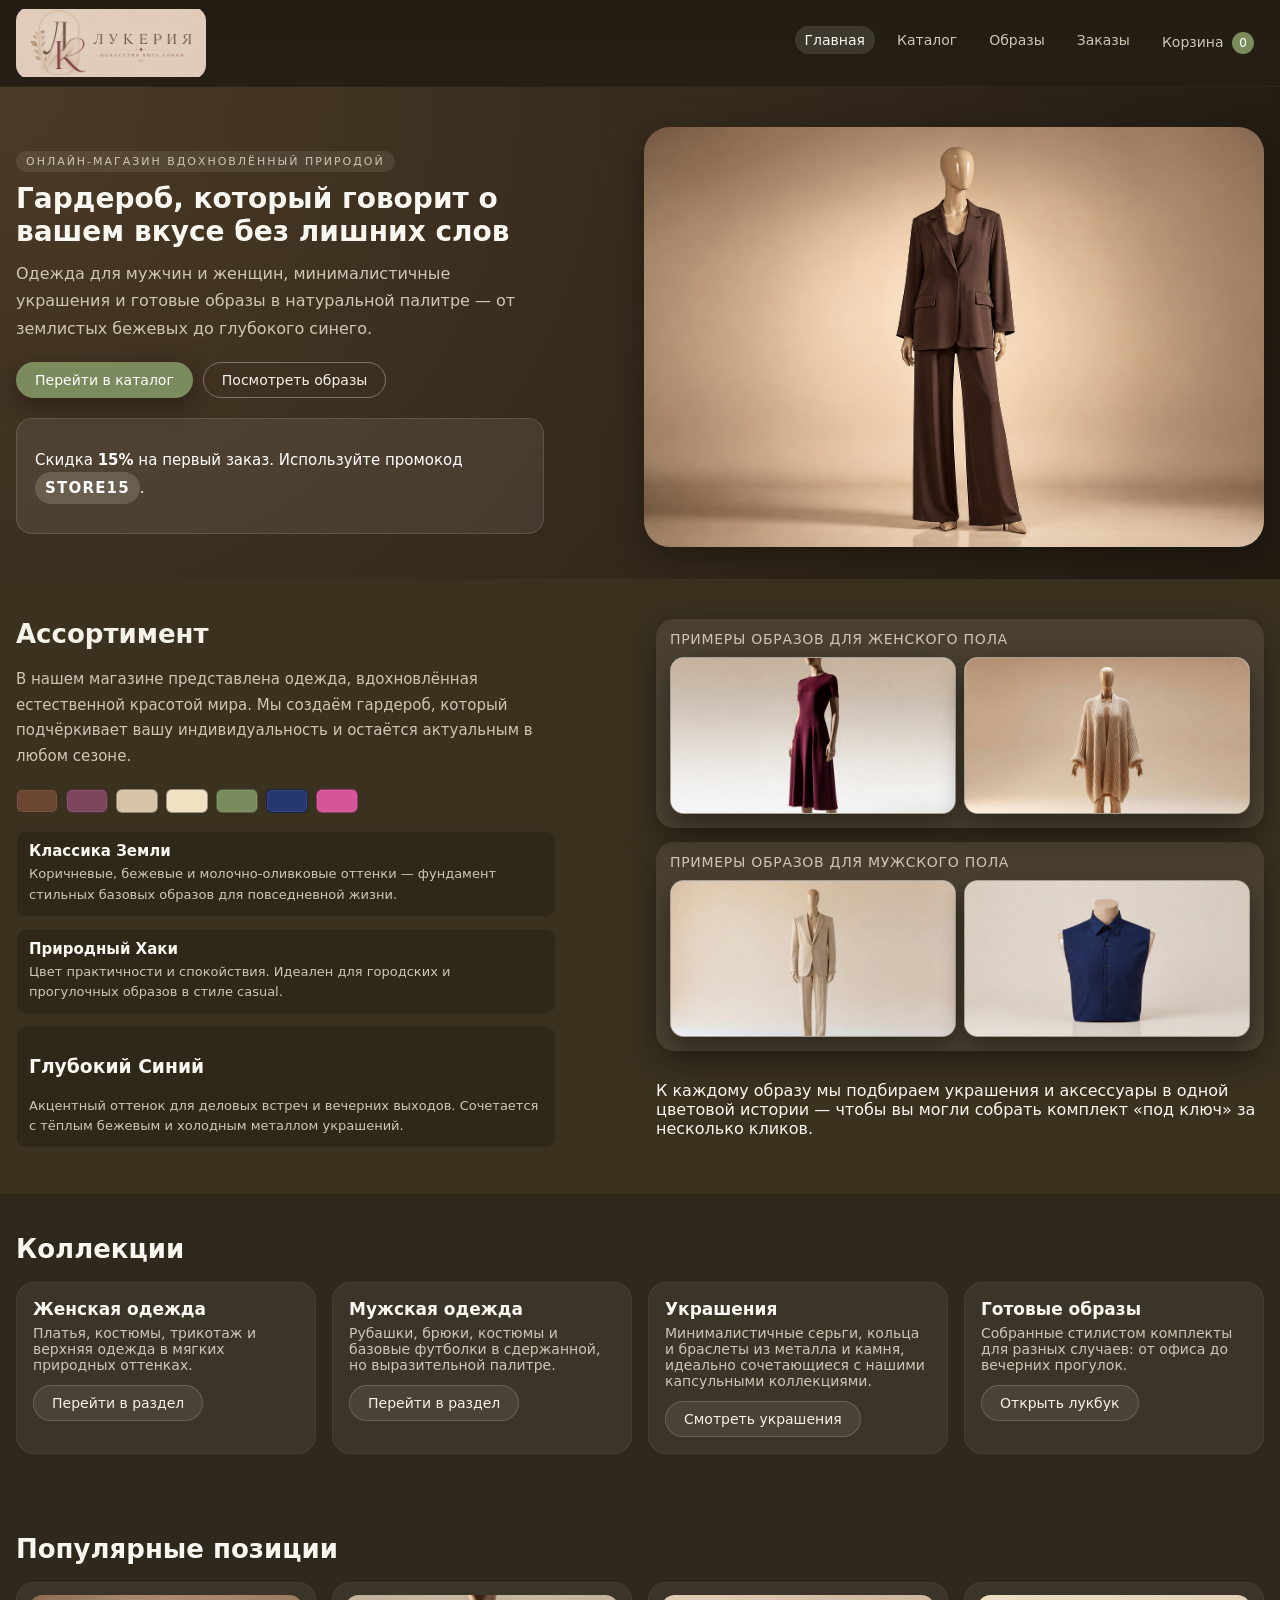
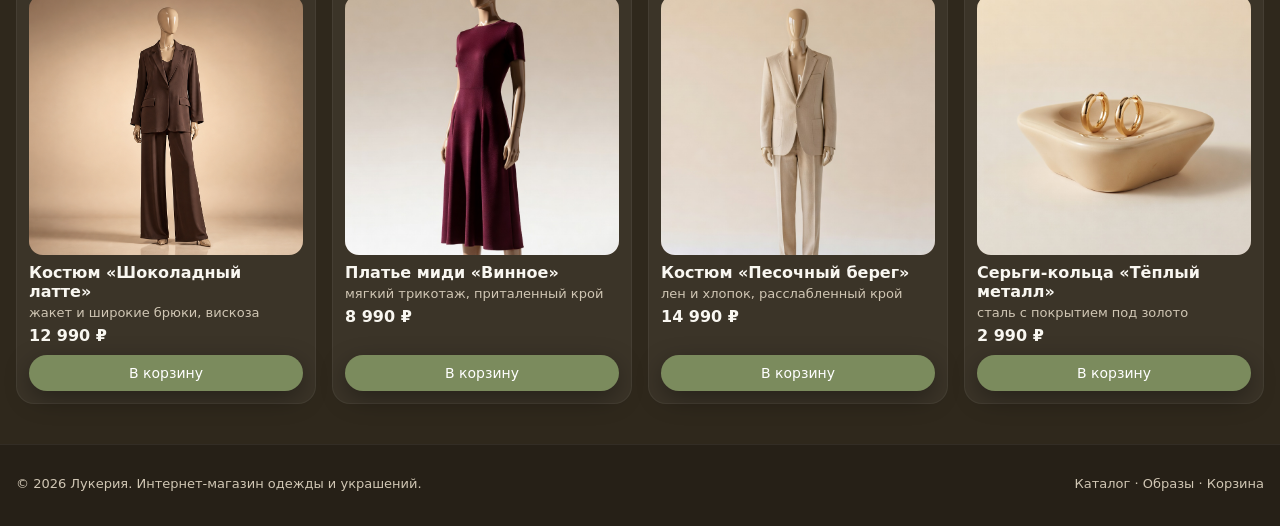
<file: index.html>
<!DOCTYPE html>
<html lang="ru">

<head>
    <meta charset="UTF-8">
    <title>Лукерия — интернет-магазин одежды</title>
    <meta name="viewport" content="width=device-width, initial-scale=1">
    <meta name="description"
        content="Интернет-магазин одежды для мужчин и женщин, украшения и готовые образы в природной цветовой гамме.">
    <link rel="stylesheet" href="css/style.css">
    <script defer src="js/main.js"></script>
</head>

<body>
    <header class="header">
        <div class="container header__inner">
            <a href="index.html" class="logo" aria-label="Лукерия">
                <img src="media/logo.png" alt="Лукерия">
            </a>
            <nav class="nav">
                <a href="index.html" class="nav__link nav__link--active">Главная</a>
                <a href="catalog.html" class="nav__link">Каталог</a>
                <a href="looks.html" class="nav__link">Образы</a>
                <a href="orders.html" class="nav__link">Заказы</a>
                <a href="cart.html" class="nav__link">
                    Корзина
                    <span class="cart-count" id="cart-count">0</span>
                </a>
            </nav>
        </div>
    </header>

    <main>
        <!-- Hero-блок -->
        <section class="hero hero--dark">
            <div class="container hero__inner">
                <div class="hero__content">
                    <p class="hero__badge">Онлайн-магазин вдохновлённый природой</p>
                    <h1 class="hero__title">Гардероб, который говорит о вашем вкусе без лишних слов</h1>
                    <p class="hero__subtitle">
                        Одежда для мужчин и женщин, минималистичные украшения и готовые образы
                        в натуральной палитре — от землистых бежевых до глубокого синего.
                    </p>
                    <div class="hero__actions">
                        <a href="catalog.html" class="btn btn--primary">Перейти в каталог</a>
                        <a href="looks.html" class="btn btn--ghost">Посмотреть образы</a>
                    </div>
                    <div class="hero__promo">
                        <p>Скидка <strong>15%</strong> на первый заказ. Используйте промокод <span
                                class="hero__promo-code">STORE15</span>.</p>
                    </div>
                </div>
                <div class="hero__image">
                    <img src="media/Шоколадный латте.png" alt="Ваш баннер / фото витрины" class="hero__image--mock">
                </div>
            </div>
        </section>

        <!-- Ассортимент в стиле презентации -->
        <section class="section section--earth" id="assortment">
            <div class="container assortment">
                <div class="assortment__text">
                    <h2 class="section__title section__title--light">Ассортимент</h2>
                    <p class="section__lead">
                        В нашем магазине представлена одежда, вдохновлённая естественной красотой мира.
                        Мы создаём гардероб, который подчёркивает вашу индивидуальность и остаётся актуальным в любом
                        сезоне.
                    </p>

                    <!-- Цветовая палитра как на слайде -->
                    <div class="color-palette">
                        <div class="color-swatch color-swatch--brown" title="Тёплый коричневый"></div>
                        <div class="color-swatch color-swatch--mauve" title="Пыльная листвяная слива"></div>
                        <div class="color-swatch color-swatch--beige" title="Бежевый песок"></div>
                        <div class="color-swatch color-swatch--sand" title="Тёплый кремовый"></div>
                        <div class="color-swatch color-swatch--olive" title="Природный хаки"></div>
                        <div class="color-swatch color-swatch--blue" title="Глубокий синий"></div>
                        <div class="color-swatch color-swatch--pink" title="Акцентный розовый"></div>
                    </div>

                    <div class="assortment__features">
                        <div class="assortment-feature">
                            <h3 class="assortment-feature__title">Классика Земли</h3>
                            <p class="assortment-feature__text">
                                Коричневые, бежевые и молочно‑оливковые оттенки — фундамент стильных базовых образов
                                для повседневной жизни.
                            </p>
                        </div>
                        <div class="assortment-feature">
                            <h3 class="assortment-feature__title">Природный Хаки</h3>
                            <p class="assortment-feature__text">
                                Цвет практичности и спокойствия. Идеален для городских и прогулочных образов в стиле
                                casual.
                            </p>
                        </div>
                        <div class="assortment-feature">
                            <h3 class="assortмент-feature__title">Глубокий Синий</h3>
                            <p class="assortment-feature__text">
                                Акцентный оттенок для деловых встреч и вечерних выходов. Сочетается с тёплым бежевым
                                и холодным металлом украшений.
                            </p>
                        </div>
                    </div>
                </div>

                <!-- Примеры образов -->
                <div class="assortment__examples">
                    <div class="assortment-block">
                        <p class="assortment-block__title">Примеры образов для женского пола</p>
                        <div class="assortment-block__photos">
                            <div class="photo-frame">
                                <img src="media/Винное.jpeg" alt="Фото look 1 женский" class="photo-frame__placeholder">
                            </div>
                            <div class="photo-frame">
                                <img src="media/Тёплый песок.jpeg" alt="Фото look 2 женский"
                                    class="photo-frame__placeholder">
                            </div>
                        </div>
                    </div>

                    <div class="assortment-block">
                        <p class="assortment-block__title">Примеры образов для мужского пола</p>
                        <div class="assortment-block__photos">
                            <div class="photo-frame">
                                <img src="media/Песочный берег.jpeg" alt="Фото look 1 мужской"
                                    class="photo-frame__placeholder">
                            </div>
                            <div class="photo-frame">
                                <img src="media/Глубокий индиго.jpeg" alt="Фото look 2 мужской"
                                    class="photo-frame__placeholder">
                            </div>
                        </div>
                    </div>

                    <p class="assortment__note">
                        К каждому образу мы подбираем украшения и аксессуары в одной цветовой истории —
                        чтобы вы могли собрать комплект «под ключ» за несколько кликов.
                    </p>
                </div>
            </div>
        </section>

        <!-- Блок с категориями -->
        <section class="section">
            <div class="container">
                <h2 class="section__title">Коллекции</h2>
                <div class="category-grid">
                    <article class="category-card">
                        <h3 class="category-card__title">Женская одежда</h3>
                        <p class="category-card__text">
                            Платья, костюмы, трикотаж и верхняя одежда в мягких природных оттенках.
                        </p>
                        <a href="catalog.html#women" class="btn btn--secondary">Перейти в раздел</a>
                    </article>

                    <article class="category-card">
                        <h3 class="category-card__title">Мужская одежда</h3>
                        <p class="category-card__text">
                            Рубашки, брюки, костюмы и базовые футболки в сдержанной, но выразительной палитре.
                        </p>
                        <a href="catalog.html#men" class="btn btn--secondary">Перейти в раздел</a>
                    </article>

                    <article class="category-card">
                        <h3 class="category-card__title">Украшения</h3>
                        <p class="category-card__text">
                            Минималистичные серьги, кольца и браслеты из металла и камня, идеально сочетающиеся
                            с нашими капсульными коллекциями.
                        </p>
                        <a href="catalog.html#jewelry" class="btn btn--secondary">Смотреть украшения</a>
                    </article>

                    <article class="category-card">
                        <h3 class="category-card__title">Готовые образы</h3>
                        <p class="category-card__text">
                            Собранные стилистом комплекты для разных случаев: от офиса до вечерних прогулок.
                        </p>
                        <a href="looks.html" class="btn btn--secondary">Открыть лукбук</a>
                    </article>
                </div>
            </div>
        </section>

        <!-- Популярные товары -->
        <section class="section">
            <div class="container">
                <h2 class="section__title">Популярные позиции</h2>
                <div class="product-grid">
                    <!-- Женский костюм -->
                    <article class="product-card">
                        <div class="product-card__image">
                            <img src="media/Шоколадный латте.png" alt="Костюм «Шоколадный латте»"
                                class="img-placeholder">
                        </div>
                        <h3 class="product-card__title">Костюм «Шоколадный латте»</h3>
                        <p class="product-card__subtitle">жакет и широкие брюки, вискоза</p>
                        <p class="product-card__price" data-price="12990">12 990 ₽</p>
                        <button class="btn btn--primary product-card__btn" data-add-to-cart data-id="w1"
                            data-name="Костюм «Шоколадный латте»" data-price="12990">
                            В корзину
                        </button>
                    </article>

                    <article class="product-card">
                        <div class="product-card__image">
                            <img src="media/Винное.jpeg" alt="Платье миди бордового цвета" class="img-placeholder">
                        </div>
                        <h3 class="product-card__title">Платье миди «Винное»</h3>
                        <p class="product-card__subtitle">мягкий трикотаж, приталенный крой</p>
                        <p class="product-card__price" data-price="8990">8 990 ₽</p>
                        <button class="btn btn--primary product-card__btn" data-add-to-cart data-id="w2"
                            data-name="Платье миди «Винное»" data-price="8990">
                            В корзину
                        </button>
                    </article>

                    <article class="product-card">
                        <div class="product-card__image">
                            <img src="media/Песочный берег.jpeg" alt="Мужской костюм песочного цвета"
                                class="img-placeholder">
                        </div>
                        <h3 class="product-card__title">Костюм «Песочный берег»</h3>
                        <p class="product-card__subtitle">лен и хлопок, расслабленный крой</p>
                        <p class="product-card__price" data-price="14990">14 990 ₽</p>
                        <button class="btn btn--primary product-card__btn" data-add-to-cart data-id="m1"
                            data-name="Костюм «Песочный берег»" data-price="14990">
                            В корзину
                        </button>
                    </article>

                    <article class="product-card">
                        <div class="product-card__image">
                            <img src="media/Тёплый металл.jpeg" alt="Минималистичные серьги-кольца"
                                class="img-placeholder">
                        </div>
                        <h3 class="product-card__title">Серьги-кольца «Тёплый металл»</h3>
                        <p class="product-card__subtitle">сталь с покрытием под золото</p>
                        <p class="product-card__price" data-price="2990">2 990 ₽</p>
                        <button class="btn btn--primary product-card__btn" data-add-to-cart data-id="j1"
                            data-name="Серьги-кольца «Тёплый металл»" data-price="2990">
                            В корзину
                        </button>
                    </article>
                </div>
            </div>
        </section>
    </main>

    <footer class="footer">
        <div class="container footer__inner">
            <p>© 2026 Лукерия. Интернет-магазин одежды и украшений.</p>
            <p><a href="catalog.html" class="footer__link">Каталог</a> · <a href="looks.html"
                    class="footer__link">Образы</a> · <a href="cart.html" class="footer__link">Корзина</a></p>
        </div>
    </footer>
</body>

</html>
</file>
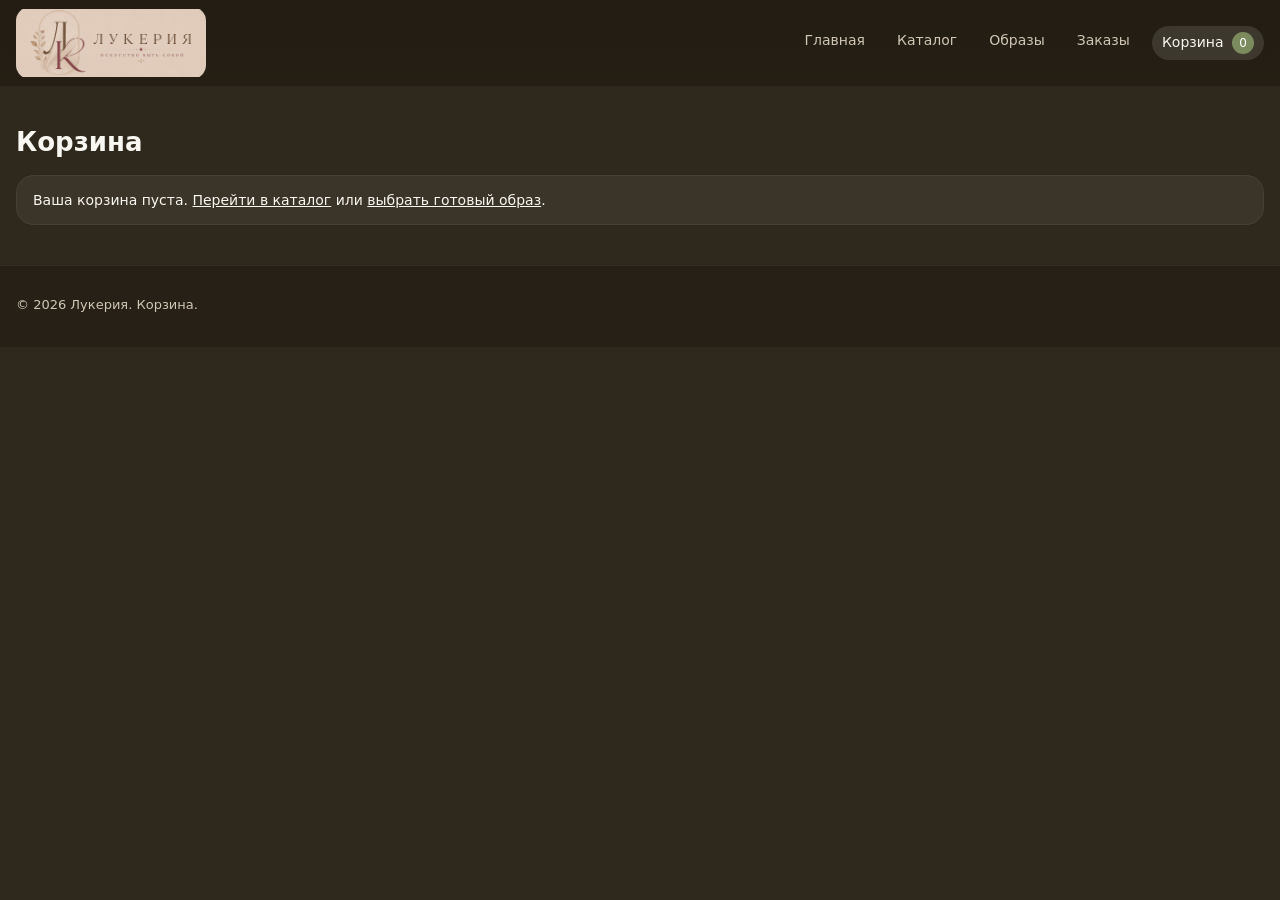
<file: cart.html>
<!DOCTYPE html>
<html lang="ru">

<head>
    <meta charset="UTF-8">
    <title>Корзина — Лукерия</title>
    <meta name="viewport" content="width=device-width, initial-scale=1">
    <meta name="description" content="Корзина интернет-магазина Лукерия.">
    <link rel="stylesheet" href="css/style.css">
    <script defer src="js/main.js"></script>
</head>

<body>
    <header class="header">
        <div class="container header__inner">
            <a href="index.html" class="logo" aria-label="Лукерия">
                <img src="media/logo.png" alt="Лукерия">
            </a>
            <nav class="nav">
                <a href="index.html" class="nav__link">Главная</a>
                <a href="catalog.html" class="nav__link">Каталог</a>
                <a href="looks.html" class="nav__link">Образы</a>
                <a href="orders.html" class="nav__link">Заказы</a>
                <a href="cart.html" class="nav__link nav__link--active">
                    Корзина
                    <span class="cart-count" id="cart-count">0</span>
                </a>
            </nav>
        </div>
    </header>

    <main class="section">
        <div class="container">
            <h1 class="section__title">Корзина</h1>

            <div id="cart-empty" class="cart-empty">
                Ваша корзина пуста. <a href="catalog.html">Перейти в каталог</a> или <a href="looks.html">выбрать
                    готовый образ</a>.
            </div>

            <div id="cart-content" class="cart" style="display: none;">
                <table class="cart-table">
                    <thead>
                        <tr>
                            <th>Товар / образ</th>
                            <th>Цена</th>
                            <th>Количество</th>
                            <th>Сумма</th>
                            <th></th>
                        </tr>
                    </thead>
                    <tbody id="cart-items"></tbody>
                </table>

                <div class="cart-promo">
                    <label for="promo-code-input">Промокод</label>
                    <div class="cart-promo__row">
                        <input id="promo-code-input" type="text" placeholder="Введите код" />
                        <button id="promo-apply-btn" class="btn btn--secondary" type="button">Применить</button>
                    </div>
                    <p id="promo-message" class="cart-promo__message">Введите промокод для скидки.</p>
                </div>

                <div class="cart-details">
                    <div class="cart-detail-row"><span>Товары</span><span id="cart-subtotal">0 ₽</span></div>
                    <div class="cart-detail-row"><span>Скидка</span><span id="cart-discount">0 ₽</span></div>
                    <div class="cart-detail-row"><span>Доставка</span><span id="cart-delivery">Бесплатно</span></div>
                    <div class="cart-detail-row cart-detail-row--total"><span>Итого к оплате</span><span
                            id="cart-final-price">0 ₽</span></div>
                </div>

                <div class="cart-actions">
                    <button id="checkout-btn" class="btn btn--primary" type="button">Оформить заказ</button>
                    <a href="orders.html" class="btn btn--secondary">Мои заказы</a>
                </div>
            </div>
        </div>
    </main>

    <!-- Модальное окно оплаты -->
    <div id="payment-modal" class="modal" style="display: none;">
        <div class="modal__overlay"></div>
        <div class="modal__content">
            <div class="modal__body">
                <div class="payment-spinner"></div>
                <h3 class="modal__title">Ждём оплату...</h3>
                <p class="modal__text">Обработка платежа может занять несколько секунд</p>
            </div>
        </div>
    </div>

    <footer class="footer">
        <div class="container footer__inner">
            <p>© 2026 Лукерия. Корзина.</p>
        </div>
    </footer>
</body>

</html>
</file>
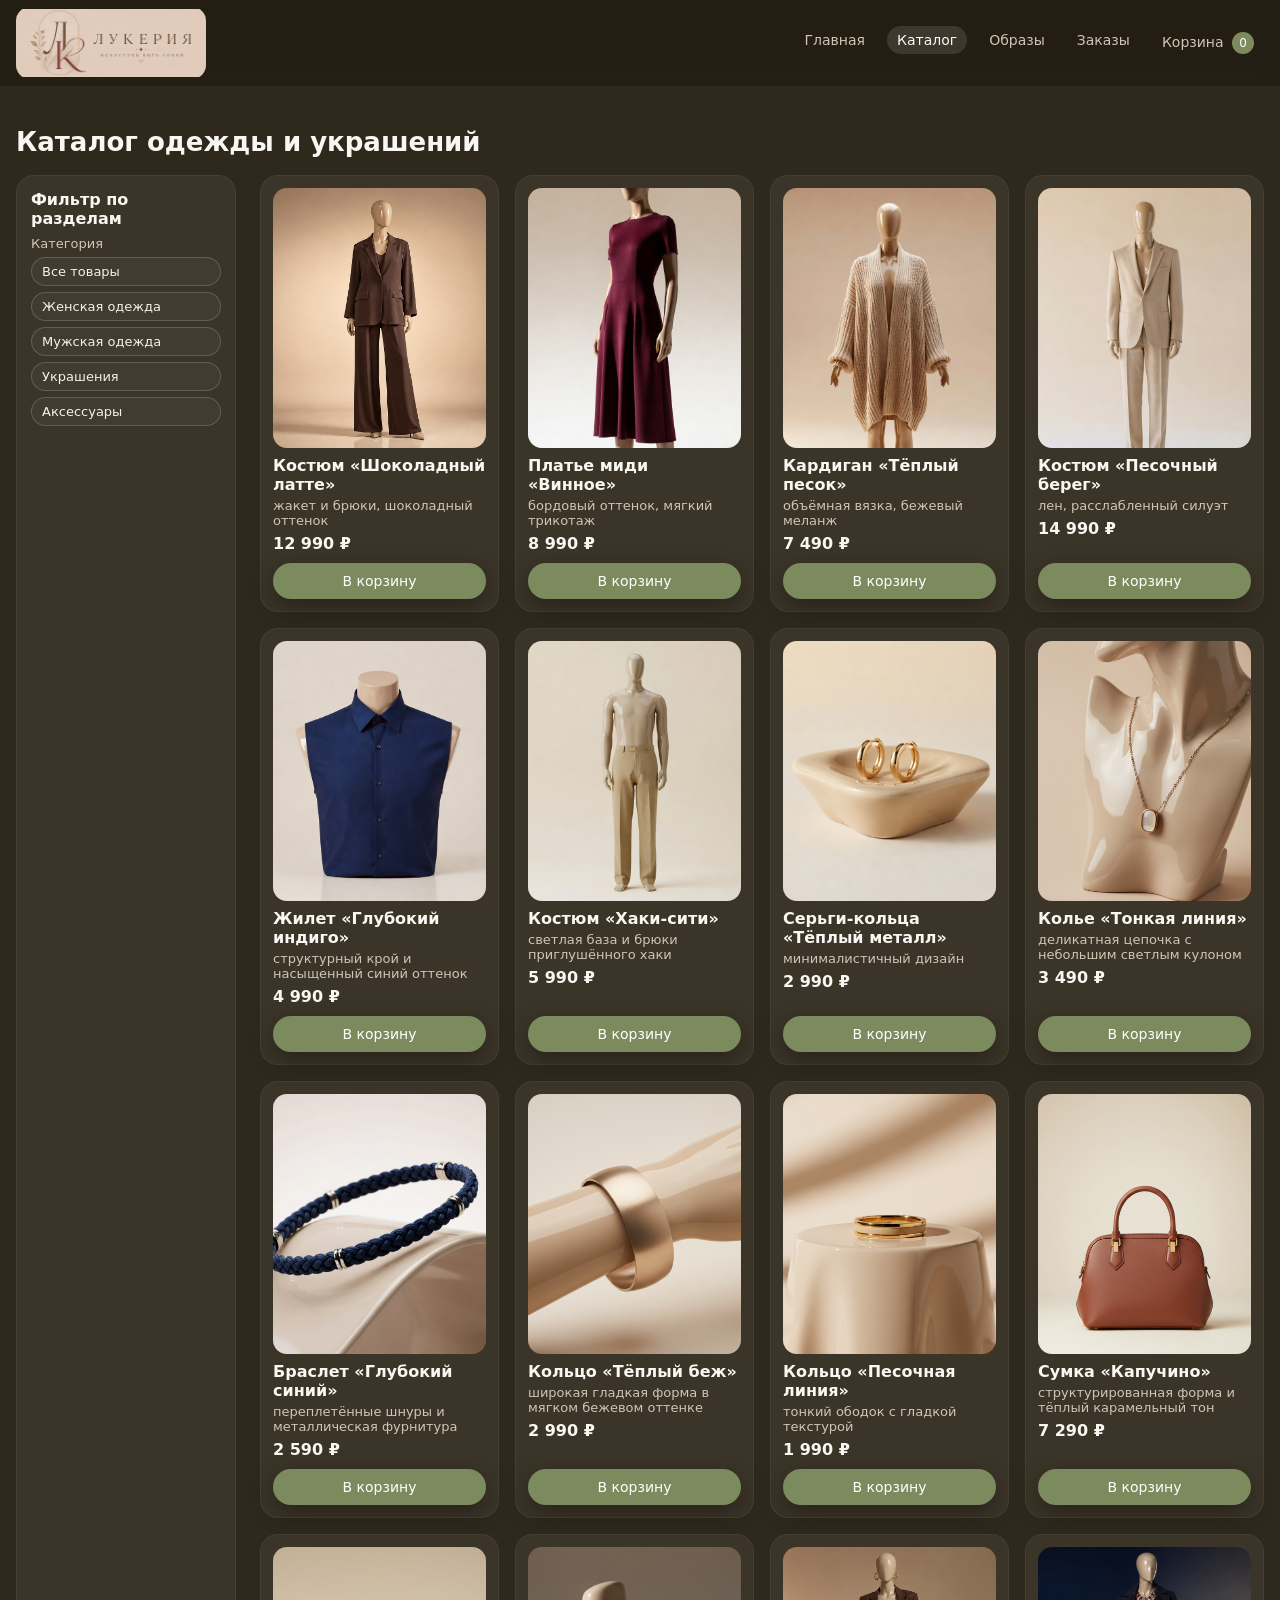
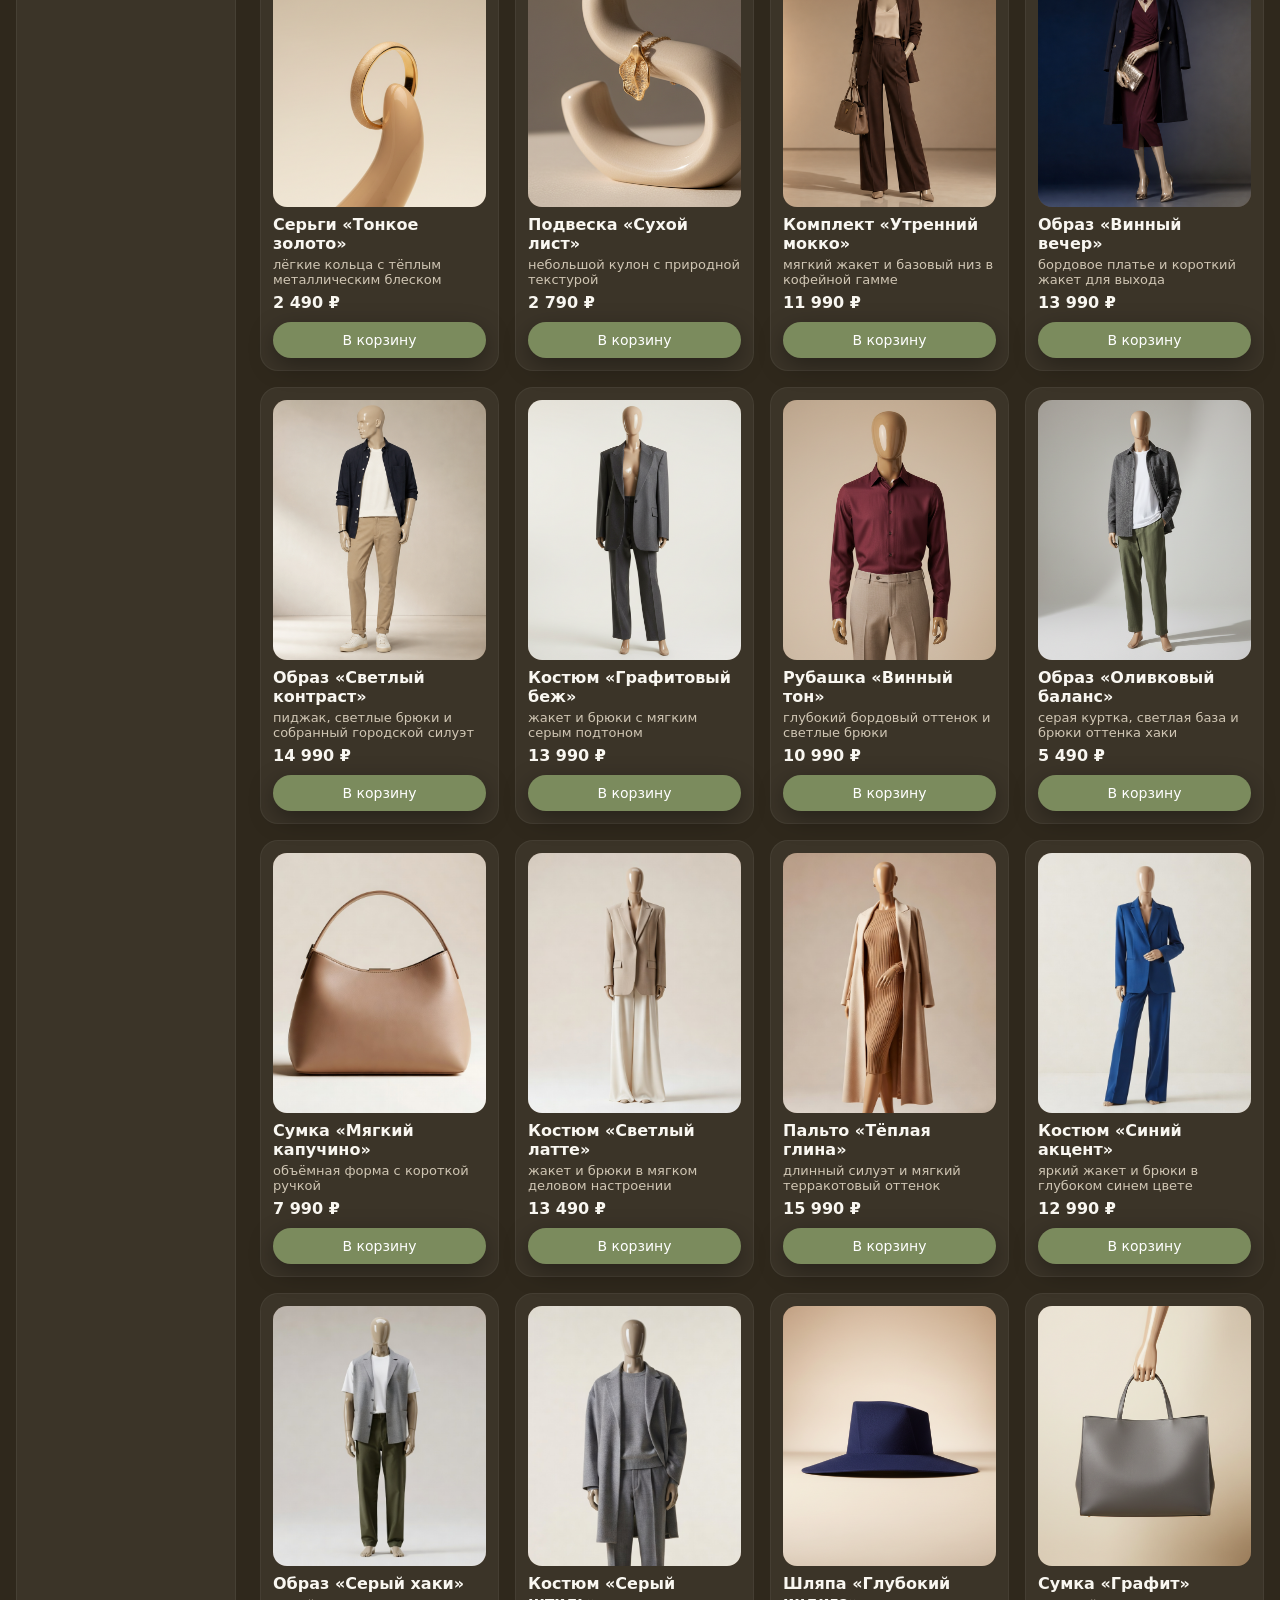
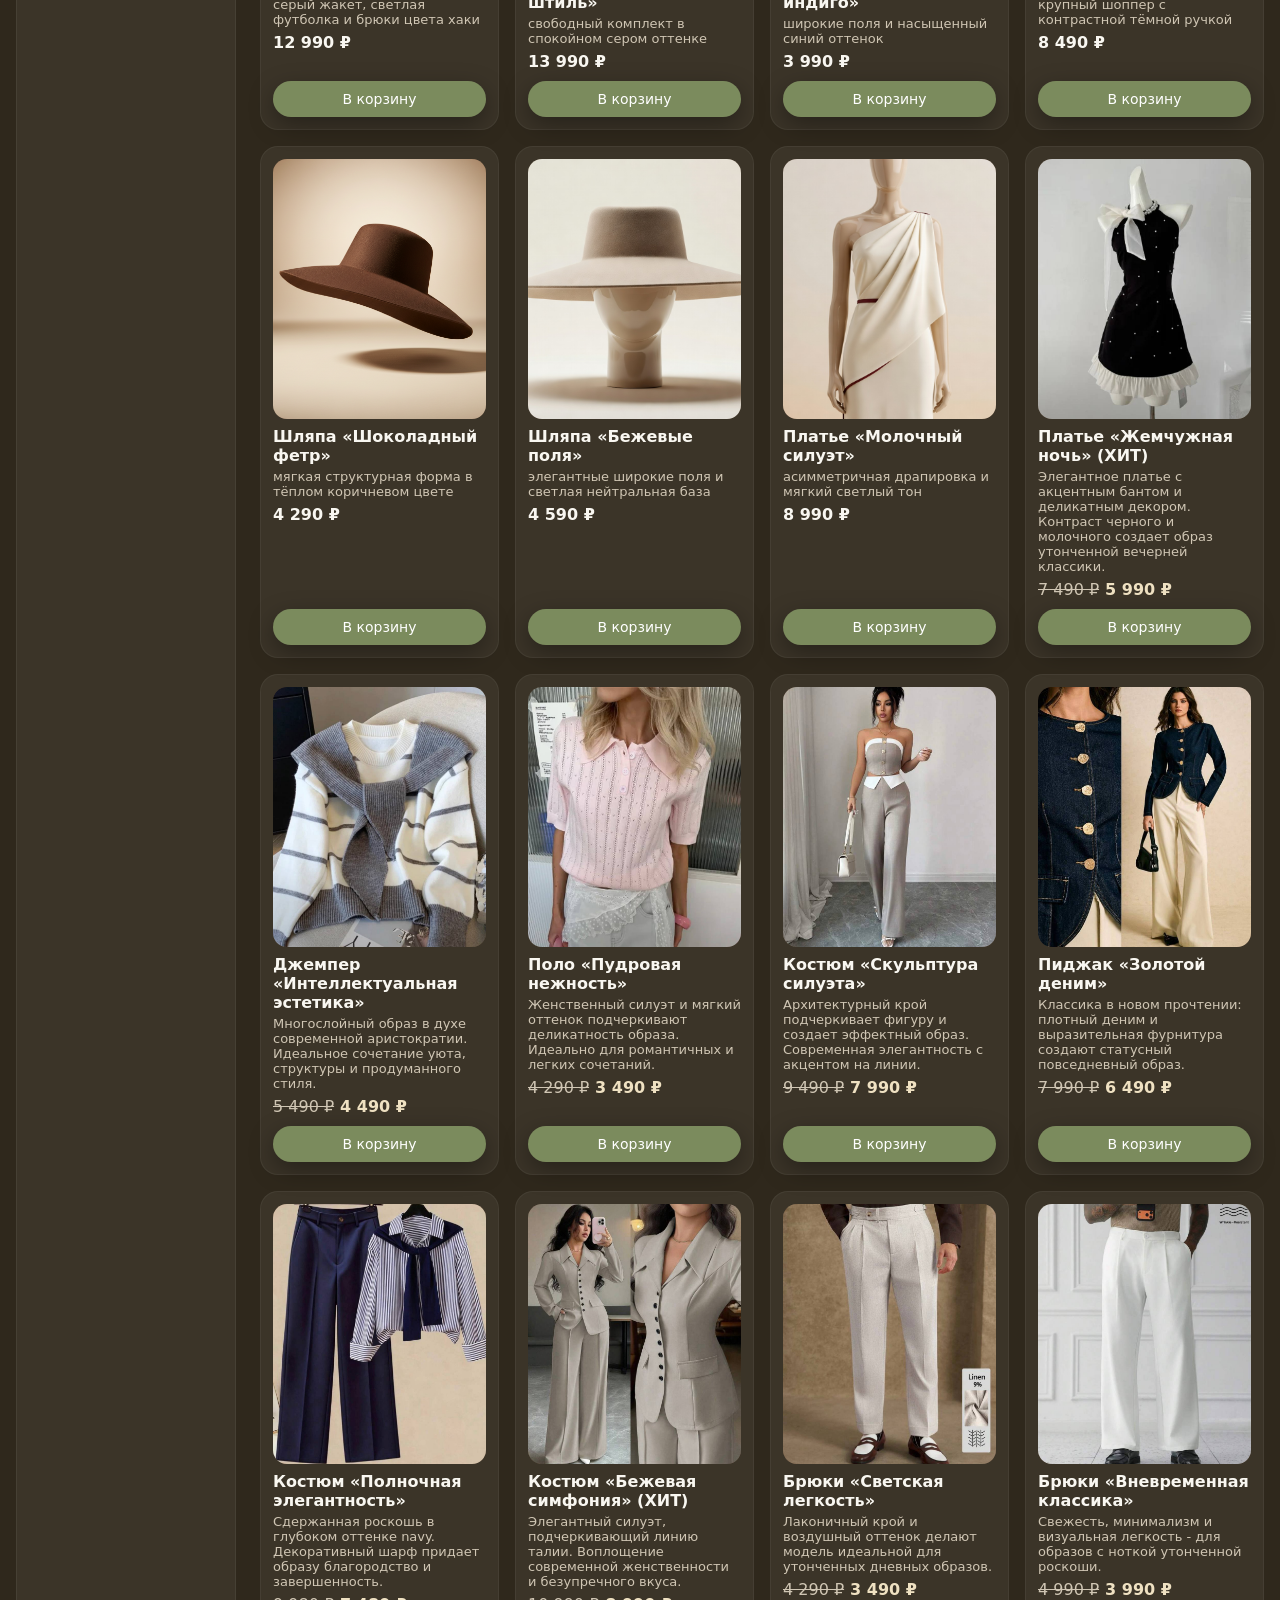
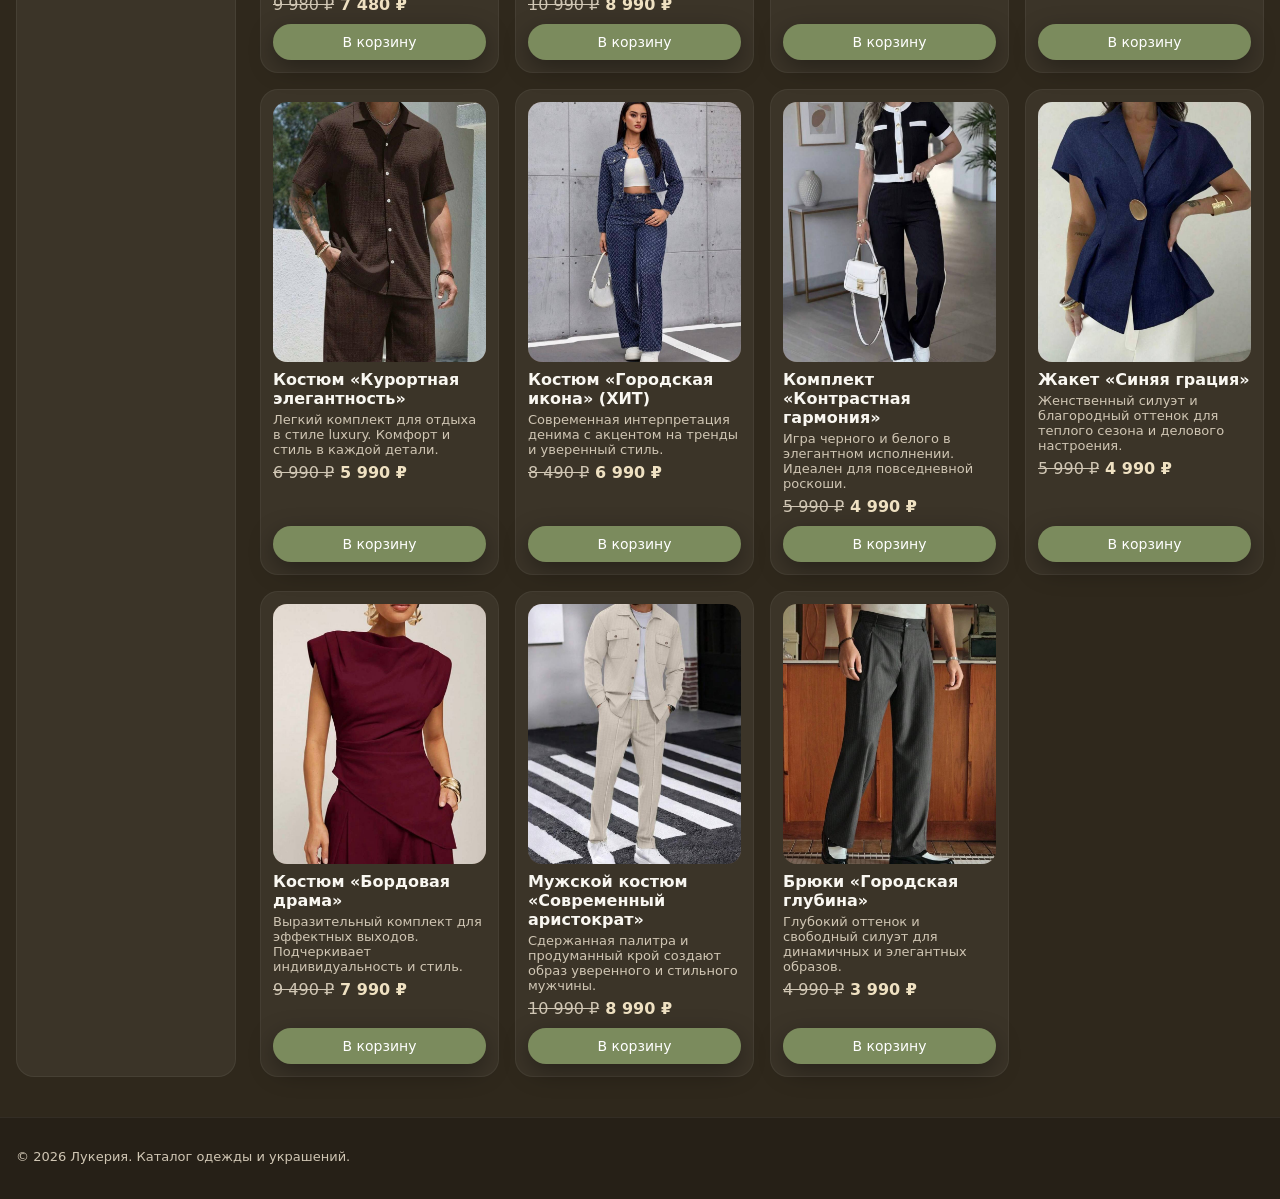
<file: catalog.html>
<!DOCTYPE html>
<html lang="ru">

<head>
    <meta charset="UTF-8">
    <title>Каталог — Лукерия</title>
    <meta name="viewport" content="width=device-width, initial-scale=1">
    <meta name="description" content="Каталог одежды для мужчин и женщин, украшений и аксессуаров Лукерия.">
    <link rel="stylesheet" href="css/style.css">
    <script defer src="js/main.js"></script>
</head>

<body>
    <header class="header">
        <div class="container header__inner">
            <a href="index.html" class="logo" aria-label="Лукерия">
                <img src="media/logo.png" alt="Лукерия">
            </a>
            <nav class="nav">
                <a href="index.html" class="nav__link">Главная</a>
                <a href="catalog.html" class="nav__link nav__link--active">Каталог</a>
                <a href="looks.html" class="nav__link">Образы</a>
                <a href="orders.html" class="nav__link">Заказы</a>
                <a href="cart.html" class="nav__link">
                    Корзина
                    <span class="cart-count" id="cart-count">0</span>
                </a>
            </nav>
        </div>
    </header>

    <main class="section">
        <div class="container">
            <h1 class="section__title">Каталог одежды и украшений</h1>

            <div class="catalog__layout">
                <aside class="sidebar">
                    <h2 class="sidebar__title">Фильтр по разделам</h2>
                    <div class="sidebar__block">
                        <p class="sidebar__label">Категория</p>
                        <ul class="sidebar__list">
                            <li><button class="filter-btn" data-category="all">Все товары</button></li>
                            <li><button class="filter-btn" data-category="women" id="women">Женская одежда</button></li>
                            <li><button class="filter-btn" data-category="men" id="men">Мужская одежда</button></li>
                            <li><button class="filter-btn" data-category="jewelry" id="jewelry">Украшения</button></li>
                            <li><button class="filter-btn" data-category="accessories" id="accessories">Аксессуары</button></li>
                        </ul>
                    </div>
                </aside>

                <section class="catalog__content">
                    <div class="product-grid">

                        <!-- Женская одежда -->
                        <article class="product-card" data-category="women">
                            <a href="product.html" class="product-card__link">
                                <div class="product-card__image">
                                    <img src="media/Шоколадный латте.png" alt="Костюм «Шоколадный латте»"
                                        class="img-placeholder">
                                </div>
                                <h3 class="product-card__title">Костюм «Шоколадный латте»</h3>
                            </a>
                            <p class="product-card__subtitle">жакет и брюки, шоколадный оттенок</p>
                            <p class="product-card__price" data-price="12990">12 990 ₽</p>
                            <button class="btn btn--primary product-card__btn" data-add-to-cart data-id="w1"
                                data-name="Костюм «Шоколадный латте»" data-price="12990">
                                В корзину
                            </button>
                        </article>

                        <article class="product-card" data-category="women">
                            <div class="product-card__image">
                                <img src="media/Винное.jpeg" alt="Платье «Винное»" class="img-placeholder">
                            </div>
                            <h3 class="product-card__title">Платье миди «Винное»</h3>
                            <p class="product-card__subtitle">бордовый оттенок, мягкий трикотаж</p>
                            <p class="product-card__price" data-price="8990">8 990 ₽</p>
                            <button class="btn btn--primary product-card__btn" data-add-to-cart data-id="w2"
                                data-name="Платье миди «Винное»" data-price="8990">
                                В корзину
                            </button>
                        </article>

                        <article class="product-card" data-category="women">
                            <div class="product-card__image">
                                <img src="media/Тёплый песок.jpeg" alt="Кардиган «Тёплый песок»"
                                    class="img-placeholder">
                            </div>
                            <h3 class="product-card__title">Кардиган «Тёплый песок»</h3>
                            <p class="product-card__subtitle">объёмная вязка, бежевый меланж</p>
                            <p class="product-card__price" data-price="7490">7 490 ₽</p>
                            <button class="btn btn--primary product-card__btn" data-add-to-cart data-id="w3"
                                data-name="Кардиган «Тёплый песок»" data-price="7490">
                                В корзину
                            </button>
                        </article>

                        <!-- Мужская одежда -->
                        <article class="product-card" data-category="men">
                            <div class="product-card__image">
                                <img src="media/Песочный берег.jpeg" alt="Костюм «Песочный берег»"
                                    class="img-placeholder">
                            </div>
                            <h3 class="product-card__title">Костюм «Песочный берег»</h3>
                            <p class="product-card__subtitle">лен, расслабленный силуэт</p>
                            <p class="product-card__price" data-price="14990">14 990 ₽</p>
                            <button class="btn btn--primary product-card__btn" data-add-to-cart data-id="m1"
                                data-name="Костюм «Песочный берег»" data-price="14990">
                                В корзину
                            </button>
                        </article>

                        <article class="product-card" data-category="men">
                            <div class="product-card__image">
                                <img src="media/Глубокий индиго.jpeg" alt="Жилет «Глубокий индиго»"
                                    class="img-placeholder">
                            </div>
                            <h3 class="product-card__title">Жилет «Глубокий индиго»</h3>
                            <p class="product-card__subtitle">структурный крой и насыщенный синий оттенок</p>
                            <p class="product-card__price" data-price="4990">4 990 ₽</p>
                            <button class="btn btn--primary product-card__btn" data-add-to-cart data-id="m2"
                                data-name="Жилет «Глубокий индиго»" data-price="4990">
                                В корзину
                            </button>
                        </article>

                        <article class="product-card" data-category="men">
                            <div class="product-card__image">
                                <img src="media/Хаки-сити.jpeg" alt="Костюм «Хаки-сити»" class="img-placeholder">
                            </div>
                            <h3 class="product-card__title">Костюм «Хаки-сити»</h3>
                            <p class="product-card__subtitle">светлая база и брюки приглушённого хаки</p>
                            <p class="product-card__price" data-price="5990">5 990 ₽</p>
                            <button class="btn btn--primary product-card__btn" data-add-to-cart data-id="m3"
                                data-name="Костюм «Хаки-сити»" data-price="5990">
                                В корзину
                            </button>
                        </article>

                        <!-- Украшения -->
                        <article class="product-card" data-category="jewelry">
                            <div class="product-card__image">
                                <img src="media/Тёплый металл.jpeg" alt="Серьги-кольца «Тёплый металл»"
                                    class="img-placeholder">
                            </div>
                            <h3 class="product-card__title">Серьги-кольца «Тёплый металл»</h3>
                            <p class="product-card__subtitle">минималистичный дизайн</p>
                            <p class="product-card__price" data-price="2990">2 990 ₽</p>
                            <button class="btn btn--primary product-card__btn" data-add-to-cart data-id="j1"
                                data-name="Серьги-кольца «Тёплый металл»" data-price="2990">
                                В корзину
                            </button>
                        </article>

                        <article class="product-card" data-category="jewelry">
                            <div class="product-card__image">
                                <img src="media/a_Delicate_thin_chain_.png" alt="Колье «Тонкая линия»" class="img-placeholder">
                            </div>
                            <h3 class="product-card__title">Колье «Тонкая линия»</h3>
                            <p class="product-card__subtitle">деликатная цепочка с небольшим светлым кулоном</p>
                            <p class="product-card__price" data-price="3490">3 490 ₽</p>
                            <button class="btn btn--primary product-card__btn" data-add-to-cart data-id="j2"
                                data-name="Колье «Тонкая линия»" data-price="3490">
                                В корзину
                            </button>
                        </article>

                        <article class="product-card" data-category="jewelry">
                            <div class="product-card__image">
                                <img src="media/b_Minimalist_bracelet_.jpeg" alt="Браслет «Глубокий синий»"
                                    class="img-placeholder">
                            </div>
                            <h3 class="product-card__title">Браслет «Глубокий синий»</h3>
                            <p class="product-card__subtitle">переплетённые шнуры и металлическая фурнитура</p>
                            <p class="product-card__price" data-price="2590">2 590 ₽</p>
                            <button class="btn btn--primary product-card__btn" data-add-to-cart data-id="j3"
                                data-name="Браслет «Глубокий синий»" data-price="2590">
                                В корзину
                            </button>
                        </article>

                        <!-- Новые аксессуары -->
                        <article class="product-card" data-category="jewelry">
                            <div class="product-card__image">
                                <img src="media/a_Minimalist_warm_beig.png" alt="Кольцо «Тёплый беж»"
                                    class="img-placeholder">
                            </div>
                            <h3 class="product-card__title">Кольцо «Тёплый беж»</h3>
                            <p class="product-card__subtitle">широкая гладкая форма в мягком бежевом оттенке</p>
                            <p class="product-card__price" data-price="2990">2 990 ₽</p>
                            <button class="btn btn--primary product-card__btn" data-add-to-cart data-id="j4"
                                data-name="Кольцо «Тёплый беж»" data-price="2990">
                                В корзину
                            </button>
                        </article>

                        <article class="product-card" data-category="jewelry">
                            <div class="product-card__image">
                                <img src="media/a_Minimalist_gold-tone.png" alt="Кольцо «Золотой блеск»"
                                    class="img-placeholder">
                            </div>
                            <h3 class="product-card__title">Кольцо «Песочная линия»</h3>
                            <p class="product-card__subtitle">тонкий ободок с гладкой текстурой</p>
                            <p class="product-card__price" data-price="1990">1 990 ₽</p>
                            <button class="btn btn--primary product-card__btn" data-add-to-cart data-id="j5"
                                data-name="Кольцо «Песочная линия»" data-price="1990">
                                В корзину
                            </button>
                        </article>

                        <article class="product-card" data-category="accessories">
                            <div class="product-card__image">
                                <img src="media/a_Elegant_cappuccino-c.png" alt="Сумка «Капучино»" class="img-placeholder">
                            </div>
                            <h3 class="product-card__title">Сумка «Капучино»</h3>
                            <p class="product-card__subtitle">структурированная форма и тёплый карамельный тон</p>
                            <p class="product-card__price" data-price="7290">7 290 ₽</p>
                            <button class="btn btn--primary product-card__btn" data-add-to-cart data-id="a1"
                                data-name="Сумка «Капучино»" data-price="7290">
                                В корзину
                            </button>
                        </article>

                        <article class="product-card" data-category="jewelry">
                            <div class="product-card__image">
                                <img src="media/a_Minimalist_thin_gold.png" alt="Серьги «Тонкое золото»"
                                    class="img-placeholder">
                            </div>
                            <h3 class="product-card__title">Серьги «Тонкое золото»</h3>
                            <p class="product-card__subtitle">лёгкие кольца с тёплым металлическим блеском</p>
                            <p class="product-card__price" data-price="2490">2 490 ₽</p>
                            <button class="btn btn--primary product-card__btn" data-add-to-cart data-id="j7"
                                data-name="Серьги «Тонкое золото»" data-price="2490">
                                В корзину
                            </button>
                        </article>

                        <article class="product-card" data-category="jewelry">
                            <div class="product-card__image">
                                <img src="media/a_Small_organic_pendan.png" alt="Подвеска «Сухой лист»" class="img-placeholder">
                            </div>
                            <h3 class="product-card__title">Подвеска «Сухой лист»</h3>
                            <p class="product-card__subtitle">небольшой кулон с природной текстурой</p>
                            <p class="product-card__price" data-price="2790">2 790 ₽</p>
                            <button class="btn btn--primary product-card__btn" data-add-to-cart data-id="j8"
                                data-name="Подвеска «Сухой лист»" data-price="2790">
                                В корзину
                            </button>
                        </article>

                        <!-- Новые товары из оставшихся фотографий -->
                        <article class="product-card" data-category="women">
                            <div class="product-card__image">
                                <img src="media/1.png" alt="Комплект «Утренний мокко»" class="img-placeholder">
                            </div>
                            <h3 class="product-card__title">Комплект «Утренний мокко»</h3>
                            <p class="product-card__subtitle">мягкий жакет и базовый низ в кофейной гамме</p>
                            <p class="product-card__price" data-price="11990">11 990 ₽</p>
                            <button class="btn btn--primary product-card__btn" data-add-to-cart data-id="w4"
                                data-name="Комплект «Утренний мокко»" data-price="11990">
                                В корзину
                            </button>
                        </article>

                        <article class="product-card" data-category="women">
                            <div class="product-card__image">
                                <img src="media/2.png" alt="Образ «Винный вечер»" class="img-placeholder">
                            </div>
                            <h3 class="product-card__title">Образ «Винный вечер»</h3>
                            <p class="product-card__subtitle">бордовое платье и короткий жакет для выхода</p>
                            <p class="product-card__price" data-price="13990">13 990 ₽</p>
                            <button class="btn btn--primary product-card__btn" data-add-to-cart data-id="w10"
                                data-name="Образ «Винный вечер»" data-price="13990">
                                В корзину
                            </button>
                        </article>

                        <article class="product-card" data-category="men">
                            <div class="product-card__image">
                                <img src="media/3.png" alt="Образ «Светлый контраст»" class="img-placeholder">
                            </div>
                            <h3 class="product-card__title">Образ «Светлый контраст»</h3>
                            <p class="product-card__subtitle">пиджак, светлые брюки и собранный городской силуэт</p>
                            <p class="product-card__price" data-price="14990">14 990 ₽</p>
                            <button class="btn btn--primary product-card__btn" data-add-to-cart data-id="m9"
                                data-name="Образ «Светлый контраст»" data-price="14990">
                                В корзину
                            </button>
                        </article>

                        <article class="product-card" data-category="women">
                            <div class="product-card__image">
                                <img src="media/a_Glossy_beige_female_.png" alt="Костюм «Графитовый беж»" class="img-placeholder">
                            </div>
                            <h3 class="product-card__title">Костюм «Графитовый беж»</h3>
                            <p class="product-card__subtitle">жакет и брюки с мягким серым подтоном</p>
                            <p class="product-card__price" data-price="13990">13 990 ₽</p>
                            <button class="btn btn--primary product-card__btn" data-add-to-cart data-id="w5"
                                data-name="Костюм «Графитовый беж»" data-price="13990">
                                В корзину
                            </button>
                        </article>

                        <article class="product-card" data-category="men">
                            <div class="product-card__image">
                                <img src="media/a_Glossy_beige_male_ma (1).png" alt="Рубашка «Винный тон»" class="img-placeholder">
                            </div>
                            <h3 class="product-card__title">Рубашка «Винный тон»</h3>
                            <p class="product-card__subtitle">глубокий бордовый оттенок и светлые брюки</p>
                            <p class="product-card__price" data-price="10990">10 990 ₽</p>
                            <button class="btn btn--primary product-card__btn" data-add-to-cart data-id="m5"
                                data-name="Рубашка «Винный тон»" data-price="10990">
                                В корзину
                            </button>
                        </article>

                        <article class="product-card" data-category="men">
                            <div class="product-card__image">
                                <img src="media/a_Glossy_beige_male_ma (2).png" alt="Образ «Оливковый баланс»" class="img-placeholder">
                            </div>
                            <h3 class="product-card__title">Образ «Оливковый баланс»</h3>
                            <p class="product-card__subtitle">серая куртка, светлая база и брюки оттенка хаки</p>
                            <p class="product-card__price" data-price="5490">5 490 ₽</p>
                            <button class="btn btn--primary product-card__btn" data-add-to-cart data-id="m6"
                                data-name="Образ «Оливковый баланс»" data-price="5490">
                                В корзину
                            </button>
                        </article>

                        <article class="product-card" data-category="accessories">
                            <div class="product-card__image">
                                <img src="media/b_Elegant_cappuccino-c.jpeg" alt="Сумка «Мягкий капучино»" class="img-placeholder">
                            </div>
                            <h3 class="product-card__title">Сумка «Мягкий капучино»</h3>
                            <p class="product-card__subtitle">объёмная форма с короткой ручкой</p>
                            <p class="product-card__price" data-price="7990">7 990 ₽</p>
                            <button class="btn btn--primary product-card__btn" data-add-to-cart data-id="a2"
                                data-name="Сумка «Мягкий капучино»" data-price="7990">
                                В корзину
                            </button>
                        </article>

                        <article class="product-card" data-category="women">
                            <div class="product-card__image">
                                <img src="media/b_Glossy_beige_female_.jpeg" alt="Костюм «Светлый латте»" class="img-placeholder">
                            </div>
                            <h3 class="product-card__title">Костюм «Светлый латте»</h3>
                            <p class="product-card__subtitle">жакет и брюки в мягком деловом настроении</p>
                            <p class="product-card__price" data-price="13490">13 490 ₽</p>
                            <button class="btn btn--primary product-card__btn" data-add-to-cart data-id="w7"
                                data-name="Костюм «Светлый латте»" data-price="13490">
                                В корзину
                            </button>
                        </article>

                        <article class="product-card" data-category="women">
                            <div class="product-card__image">
                                <img src="media/b_Glossy_beige_female_ (1).jpeg" alt="Пальто «Тёплая глина»" class="img-placeholder">
                            </div>
                            <h3 class="product-card__title">Пальто «Тёплая глина»</h3>
                            <p class="product-card__subtitle">длинный силуэт и мягкий терракотовый оттенок</p>
                            <p class="product-card__price" data-price="15990">15 990 ₽</p>
                            <button class="btn btn--primary product-card__btn" data-add-to-cart data-id="w8"
                                data-name="Пальто «Тёплая глина»" data-price="15990">
                                В корзину
                            </button>
                        </article>

                        <article class="product-card" data-category="women">
                            <div class="product-card__image">
                                <img src="media/b_Glossy_beige_female_ (2).jpeg" alt="Костюм «Синий акцент»" class="img-placeholder">
                            </div>
                            <h3 class="product-card__title">Костюм «Синий акцент»</h3>
                            <p class="product-card__subtitle">яркий жакет и брюки в глубоком синем цвете</p>
                            <p class="product-card__price" data-price="12990">12 990 ₽</p>
                            <button class="btn btn--primary product-card__btn" data-add-to-cart data-id="w9"
                                data-name="Костюм «Синий акцент»" data-price="12990">
                                В корзину
                            </button>
                        </article>

                        <article class="product-card" data-category="men">
                            <div class="product-card__image">
                                <img src="media/b_Glossy_beige_male_ma (1).jpeg" alt="Образ «Серый хаки»" class="img-placeholder">
                            </div>
                            <h3 class="product-card__title">Образ «Серый хаки»</h3>
                            <p class="product-card__subtitle">серый жакет, светлая футболка и брюки цвета хаки</p>
                            <p class="product-card__price" data-price="12990">12 990 ₽</p>
                            <button class="btn btn--primary product-card__btn" data-add-to-cart data-id="m7"
                                data-name="Образ «Серый хаки»" data-price="12990">
                                В корзину
                            </button>
                        </article>

                        <article class="product-card" data-category="men">
                            <div class="product-card__image">
                                <img src="media/b_Glossy_beige_male_ma (2).jpeg" alt="Костюм «Серый штиль»" class="img-placeholder">
                            </div>
                            <h3 class="product-card__title">Костюм «Серый штиль»</h3>
                            <p class="product-card__subtitle">свободный комплект в спокойном сером оттенке</p>
                            <p class="product-card__price" data-price="13990">13 990 ₽</p>
                            <button class="btn btn--primary product-card__btn" data-add-to-cart data-id="m8"
                                data-name="Костюм «Серый штиль»" data-price="13990">
                                В корзину
                            </button>
                        </article>

                        <article class="product-card" data-category="accessories">
                            <div class="product-card__image">
                                <img src="media/a_Deep_indigo_structur.png" alt="Шляпа «Глубокий индиго»" class="img-placeholder">
                            </div>
                            <h3 class="product-card__title">Шляпа «Глубокий индиго»</h3>
                            <p class="product-card__subtitle">широкие поля и насыщенный синий оттенок</p>
                            <p class="product-card__price" data-price="3990">3 990 ₽</p>
                            <button class="btn btn--primary product-card__btn" data-add-to-cart data-id="a3"
                                data-name="Шляпа «Глубокий индиго»" data-price="3990">
                                В корзину
                            </button>
                        </article>

                        <article class="product-card" data-category="accessories">
                            <div class="product-card__image">
                                <img src="media/a_Large_graphite_grey_.png" alt="Сумка «Графит»" class="img-placeholder">
                            </div>
                            <h3 class="product-card__title">Сумка «Графит»</h3>
                            <p class="product-card__subtitle">крупный шоппер с контрастной тёмной ручкой</p>
                            <p class="product-card__price" data-price="8490">8 490 ₽</p>
                            <button class="btn btn--primary product-card__btn" data-add-to-cart data-id="a4"
                                data-name="Сумка «Графит»" data-price="8490">
                                В корзину
                            </button>
                        </article>

                        <article class="product-card" data-category="accessories">
                            <div class="product-card__image">
                                <img src="media/a_Soft_structured_choc.png" alt="Шляпа «Шоколадный фетр»" class="img-placeholder">
                            </div>
                            <h3 class="product-card__title">Шляпа «Шоколадный фетр»</h3>
                            <p class="product-card__subtitle">мягкая структурная форма в тёплом коричневом цвете</p>
                            <p class="product-card__price" data-price="4290">4 290 ₽</p>
                            <button class="btn btn--primary product-card__btn" data-add-to-cart data-id="a5"
                                data-name="Шляпа «Шоколадный фетр»" data-price="4290">
                                В корзину
                            </button>
                        </article>

                        <article class="product-card" data-category="accessories">
                            <div class="product-card__image">
                                <img src="media/b_Elegant_wide-brim_be.jpeg" alt="Шляпа «Бежевые поля»" class="img-placeholder">
                            </div>
                            <h3 class="product-card__title">Шляпа «Бежевые поля»</h3>
                            <p class="product-card__subtitle">элегантные широкие поля и светлая нейтральная база</p>
                            <p class="product-card__price" data-price="4590">4 590 ₽</p>
                            <button class="btn btn--primary product-card__btn" data-add-to-cart data-id="a6"
                                data-name="Шляпа «Бежевые поля»" data-price="4590">
                                В корзину
                            </button>
                        </article>

                        <article class="product-card" data-category="women">
                            <div class="product-card__image">
                                <img src="media/b_Glossy_beige_female_ (3).jpeg" alt="Платье «Молочный силуэт»" class="img-placeholder">
                            </div>
                            <h3 class="product-card__title">Платье «Молочный силуэт»</h3>
                            <p class="product-card__subtitle">асимметричная драпировка и мягкий светлый тон</p>
                            <p class="product-card__price" data-price="8990">8 990 ₽</p>
                            <button class="btn btn--primary product-card__btn" data-add-to-cart data-id="w11"
                                data-name="Платье «Молочный силуэт»" data-price="8990">
                                В корзину
                            </button>
                        </article>

                        <article class="product-card" data-category="women">
                            <div class="product-card__image">
                                <img src="media/photo_2026-05-18_20-53-30.jpg" alt="Платье «Жемчужная ночь»" class="img-placeholder">
                            </div>
                            <h3 class="product-card__title">Платье «Жемчужная ночь» (ХИТ)</h3>
                            <p class="product-card__subtitle">Элегантное платье с акцентным бантом и деликатным декором. Контраст черного и молочного создает образ утонченной вечерней классики.</p>
                            <p class="product-card__price" data-price="5990"><span class="product-card__price-old">7 490 ₽</span><span class="product-card__price-new">5 990 ₽</span></p>
                            <button class="btn btn--primary product-card__btn" data-add-to-cart data-id="w12"
                                data-name="Платье «Жемчужная ночь»" data-price="5990">
                                В корзину
                            </button>
                        </article>

                        <article class="product-card" data-category="women">
                            <div class="product-card__image">
                                <img src="media/photo_2026-05-18_20-53-29 (2).jpg" alt="Джемпер «Интеллектуальная эстетика»" class="img-placeholder">
                            </div>
                            <h3 class="product-card__title">Джемпер «Интеллектуальная эстетика»</h3>
                            <p class="product-card__subtitle">Многослойный образ в духе современной аристократии. Идеальное сочетание уюта, структуры и продуманного стиля.</p>
                            <p class="product-card__price" data-price="4490"><span class="product-card__price-old">5 490 ₽</span><span class="product-card__price-new">4 490 ₽</span></p>
                            <button class="btn btn--primary product-card__btn" data-add-to-cart data-id="w13"
                                data-name="Джемпер «Интеллектуальная эстетика»" data-price="4490">
                                В корзину
                            </button>
                        </article>

                        <article class="product-card" data-category="women">
                            <div class="product-card__image">
                                <img src="media/photo_2026-05-18_20-53-29.jpg" alt="Поло «Пудровая нежность»" class="img-placeholder">
                            </div>
                            <h3 class="product-card__title">Поло «Пудровая нежность»</h3>
                            <p class="product-card__subtitle">Женственный силуэт и мягкий оттенок подчеркивают деликатность образа. Идеально для романтичных и легких сочетаний.</p>
                            <p class="product-card__price" data-price="3490"><span class="product-card__price-old">4 290 ₽</span><span class="product-card__price-new">3 490 ₽</span></p>
                            <button class="btn btn--primary product-card__btn" data-add-to-cart data-id="w14"
                                data-name="Поло «Пудровая нежность»" data-price="3490">
                                В корзину
                            </button>
                        </article>

                        <article class="product-card" data-category="women">
                            <div class="product-card__image">
                                <img src="media/photo_2026-05-18_20-53-28.jpg" alt="Костюм «Скульптура силуэта»" class="img-placeholder">
                            </div>
                            <h3 class="product-card__title">Костюм «Скульптура силуэта»</h3>
                            <p class="product-card__subtitle">Архитектурный крой подчеркивает фигуру и создает эффектный образ. Современная элегантность с акцентом на линии.</p>
                            <p class="product-card__price" data-price="7990"><span class="product-card__price-old">9 490 ₽</span><span class="product-card__price-new">7 990 ₽</span></p>
                            <button class="btn btn--primary product-card__btn" data-add-to-cart data-id="w15"
                                data-name="Костюм «Скульптура силуэта»" data-price="7990">
                                В корзину
                            </button>
                        </article>

                        <article class="product-card" data-category="women">
                            <div class="product-card__image">
                                <img src="media/photo_2026-05-18_20-53-27 (2).jpg" alt="Пиджак «Золотой деним»" class="img-placeholder">
                            </div>
                            <h3 class="product-card__title">Пиджак «Золотой деним»</h3>
                            <p class="product-card__subtitle">Классика в новом прочтении: плотный деним и выразительная фурнитура создают статусный повседневный образ.</p>
                            <p class="product-card__price" data-price="6490"><span class="product-card__price-old">7 990 ₽</span><span class="product-card__price-new">6 490 ₽</span></p>
                            <button class="btn btn--primary product-card__btn" data-add-to-cart data-id="w16"
                                data-name="Пиджак «Золотой деним»" data-price="6490">
                                В корзину
                            </button>
                        </article>

                        <article class="product-card" data-category="women">
                            <div class="product-card__image">
                                <img src="media/photo_2026-05-18_20-53-27.jpg" alt="Костюм «Полночная элегантность»" class="img-placeholder">
                            </div>
                            <h3 class="product-card__title">Костюм «Полночная элегантность»</h3>
                            <p class="product-card__subtitle">Сдержанная роскошь в глубоком оттенке navy. Декоративный шарф придает образу благородство и завершенность.</p>
                            <p class="product-card__price" data-price="7480"><span class="product-card__price-old">9 980 ₽</span><span class="product-card__price-new">7 480 ₽</span></p>
                            <button class="btn btn--primary product-card__btn" data-add-to-cart data-id="w17"
                                data-name="Костюм «Полночная элегантность»" data-price="7480">
                                В корзину
                            </button>
                        </article>

                        <article class="product-card" data-category="women">
                            <div class="product-card__image">
                                <img src="media/photo_2026-05-18_20-53-26 (2).jpg" alt="Костюм «Бежевая симфония»" class="img-placeholder">
                            </div>
                            <h3 class="product-card__title">Костюм «Бежевая симфония» (ХИТ)</h3>
                            <p class="product-card__subtitle">Элегантный силуэт, подчеркивающий линию талии. Воплощение современной женственности и безупречного вкуса.</p>
                            <p class="product-card__price" data-price="8990"><span class="product-card__price-old">10 990 ₽</span><span class="product-card__price-new">8 990 ₽</span></p>
                            <button class="btn btn--primary product-card__btn" data-add-to-cart data-id="w18"
                                data-name="Костюм «Бежевая симфония»" data-price="8990">
                                В корзину
                            </button>
                        </article>

                        <article class="product-card" data-category="women">
                            <div class="product-card__image">
                                <img src="media/photo_2026-05-18_20-53-26.jpg" alt="Брюки «Светская легкость»" class="img-placeholder">
                            </div>
                            <h3 class="product-card__title">Брюки «Светская легкость»</h3>
                            <p class="product-card__subtitle">Лаконичный крой и воздушный оттенок делают модель идеальной для утонченных дневных образов.</p>
                            <p class="product-card__price" data-price="3490"><span class="product-card__price-old">4 290 ₽</span><span class="product-card__price-new">3 490 ₽</span></p>
                            <button class="btn btn--primary product-card__btn" data-add-to-cart data-id="w19"
                                data-name="Брюки «Светская легкость»" data-price="3490">
                                В корзину
                            </button>
                        </article>

                        <article class="product-card" data-category="women">
                            <div class="product-card__image">
                                <img src="media/photo_2026-05-18_20-53-25 (2).jpg" alt="Брюки «Вневременная классика»" class="img-placeholder">
                            </div>
                            <h3 class="product-card__title">Брюки «Вневременная классика»</h3>
                            <p class="product-card__subtitle">Свежесть, минимализм и визуальная легкость - для образов с ноткой утонченной роскоши.</p>
                            <p class="product-card__price" data-price="3990"><span class="product-card__price-old">4 990 ₽</span><span class="product-card__price-new">3 990 ₽</span></p>
                            <button class="btn btn--primary product-card__btn" data-add-to-cart data-id="w20"
                                data-name="Брюки «Вневременная классика»" data-price="3990">
                                В корзину
                            </button>
                        </article>

                        <article class="product-card" data-category="men">
                            <div class="product-card__image">
                                <img src="media/photo_2026-05-18_20-53-25.jpg" alt="Костюм «Курортная элегантность»" class="img-placeholder">
                            </div>
                            <h3 class="product-card__title">Костюм «Курортная элегантность»</h3>
                            <p class="product-card__subtitle">Легкий комплект для отдыха в стиле luxury. Комфорт и стиль в каждой детали.</p>
                            <p class="product-card__price" data-price="5990"><span class="product-card__price-old">6 990 ₽</span><span class="product-card__price-new">5 990 ₽</span></p>
                            <button class="btn btn--primary product-card__btn" data-add-to-cart data-id="m10"
                                data-name="Костюм «Курортная элегантность»" data-price="5990">
                                В корзину
                            </button>
                        </article>

                        <article class="product-card" data-category="women">
                            <div class="product-card__image">
                                <img src="media/photo_2026-05-18_20-53-24 (2).jpg" alt="Костюм «Городская икона»" class="img-placeholder">
                            </div>
                            <h3 class="product-card__title">Костюм «Городская икона» (ХИТ)</h3>
                            <p class="product-card__subtitle">Современная интерпретация денима с акцентом на тренды и уверенный стиль.</p>
                            <p class="product-card__price" data-price="6990"><span class="product-card__price-old">8 490 ₽</span><span class="product-card__price-new">6 990 ₽</span></p>
                            <button class="btn btn--primary product-card__btn" data-add-to-cart data-id="w21"
                                data-name="Костюм «Городская икона»" data-price="6990">
                                В корзину
                            </button>
                        </article>

                        <article class="product-card" data-category="women">
                            <div class="product-card__image">
                                <img src="media/photo_2026-05-18_20-53-24.jpg" alt="Комплект «Контрастная гармония»" class="img-placeholder">
                            </div>
                            <h3 class="product-card__title">Комплект «Контрастная гармония»</h3>
                            <p class="product-card__subtitle">Игра черного и белого в элегантном исполнении. Идеален для повседневной роскоши.</p>
                            <p class="product-card__price" data-price="4990"><span class="product-card__price-old">5 990 ₽</span><span class="product-card__price-new">4 990 ₽</span></p>
                            <button class="btn btn--primary product-card__btn" data-add-to-cart data-id="w22"
                                data-name="Комплект «Контрастная гармония»" data-price="4990">
                                В корзину
                            </button>
                        </article>

                        <article class="product-card" data-category="women">
                            <div class="product-card__image">
                                <img src="media/photo_2026-05-18_20-53-23 (2).jpg" alt="Жакет «Синяя грация»" class="img-placeholder">
                            </div>
                            <h3 class="product-card__title">Жакет «Синяя грация»</h3>
                            <p class="product-card__subtitle">Женственный силуэт и благородный оттенок для теплого сезона и делового настроения.</p>
                            <p class="product-card__price" data-price="4990"><span class="product-card__price-old">5 990 ₽</span><span class="product-card__price-new">4 990 ₽</span></p>
                            <button class="btn btn--primary product-card__btn" data-add-to-cart data-id="w23"
                                data-name="Жакет «Синяя грация»" data-price="4990">
                                В корзину
                            </button>
                        </article>

                        <article class="product-card" data-category="women">
                            <div class="product-card__image">
                                <img src="media/photo_2026-05-18_20-53-23.jpg" alt="Костюм «Бордовая драма»" class="img-placeholder">
                            </div>
                            <h3 class="product-card__title">Костюм «Бордовая драма»</h3>
                            <p class="product-card__subtitle">Выразительный комплект для эффектных выходов. Подчеркивает индивидуальность и стиль.</p>
                            <p class="product-card__price" data-price="7990"><span class="product-card__price-old">9 490 ₽</span><span class="product-card__price-new">7 990 ₽</span></p>
                            <button class="btn btn--primary product-card__btn" data-add-to-cart data-id="w24"
                                data-name="Костюм «Бордовая драма»" data-price="7990">
                                В корзину
                            </button>
                        </article>

                        <article class="product-card" data-category="men">
                            <div class="product-card__image">
                                <img src="media/photo_2026-05-18_20-53-22 (2).jpg" alt="Мужской костюм «Современный аристократ»" class="img-placeholder">
                            </div>
                            <h3 class="product-card__title">Мужской костюм «Современный аристократ»</h3>
                            <p class="product-card__subtitle">Сдержанная палитра и продуманный крой создают образ уверенного и стильного мужчины.</p>
                            <p class="product-card__price" data-price="8990"><span class="product-card__price-old">10 990 ₽</span><span class="product-card__price-new">8 990 ₽</span></p>
                            <button class="btn btn--primary product-card__btn" data-add-to-cart data-id="m11"
                                data-name="Мужской костюм «Современный аристократ»" data-price="8990">
                                В корзину
                            </button>
                        </article>

                        <article class="product-card" data-category="men">
                            <div class="product-card__image">
                                <img src="media/photo_2026-05-18_20-53-22.jpg" alt="Брюки «Городская глубина»" class="img-placeholder">
                            </div>
                            <h3 class="product-card__title">Брюки «Городская глубина»</h3>
                            <p class="product-card__subtitle">Глубокий оттенок и свободный силуэт для динамичных и элегантных образов.</p>
                            <p class="product-card__price" data-price="3990"><span class="product-card__price-old">4 990 ₽</span><span class="product-card__price-new">3 990 ₽</span></p>
                            <button class="btn btn--primary product-card__btn" data-add-to-cart data-id="m12"
                                data-name="Брюки «Городская глубина»" data-price="3990">
                                В корзину
                            </button>
                        </article>

                    </div>
                </section>
            </div>
        </div>
    </main>

    <footer class="footer">
        <div class="container footer__inner">
            <p>© 2026 Лукерия. Каталог одежды и украшений.</p>
        </div>
    </footer>
</body>

</html>
</file>
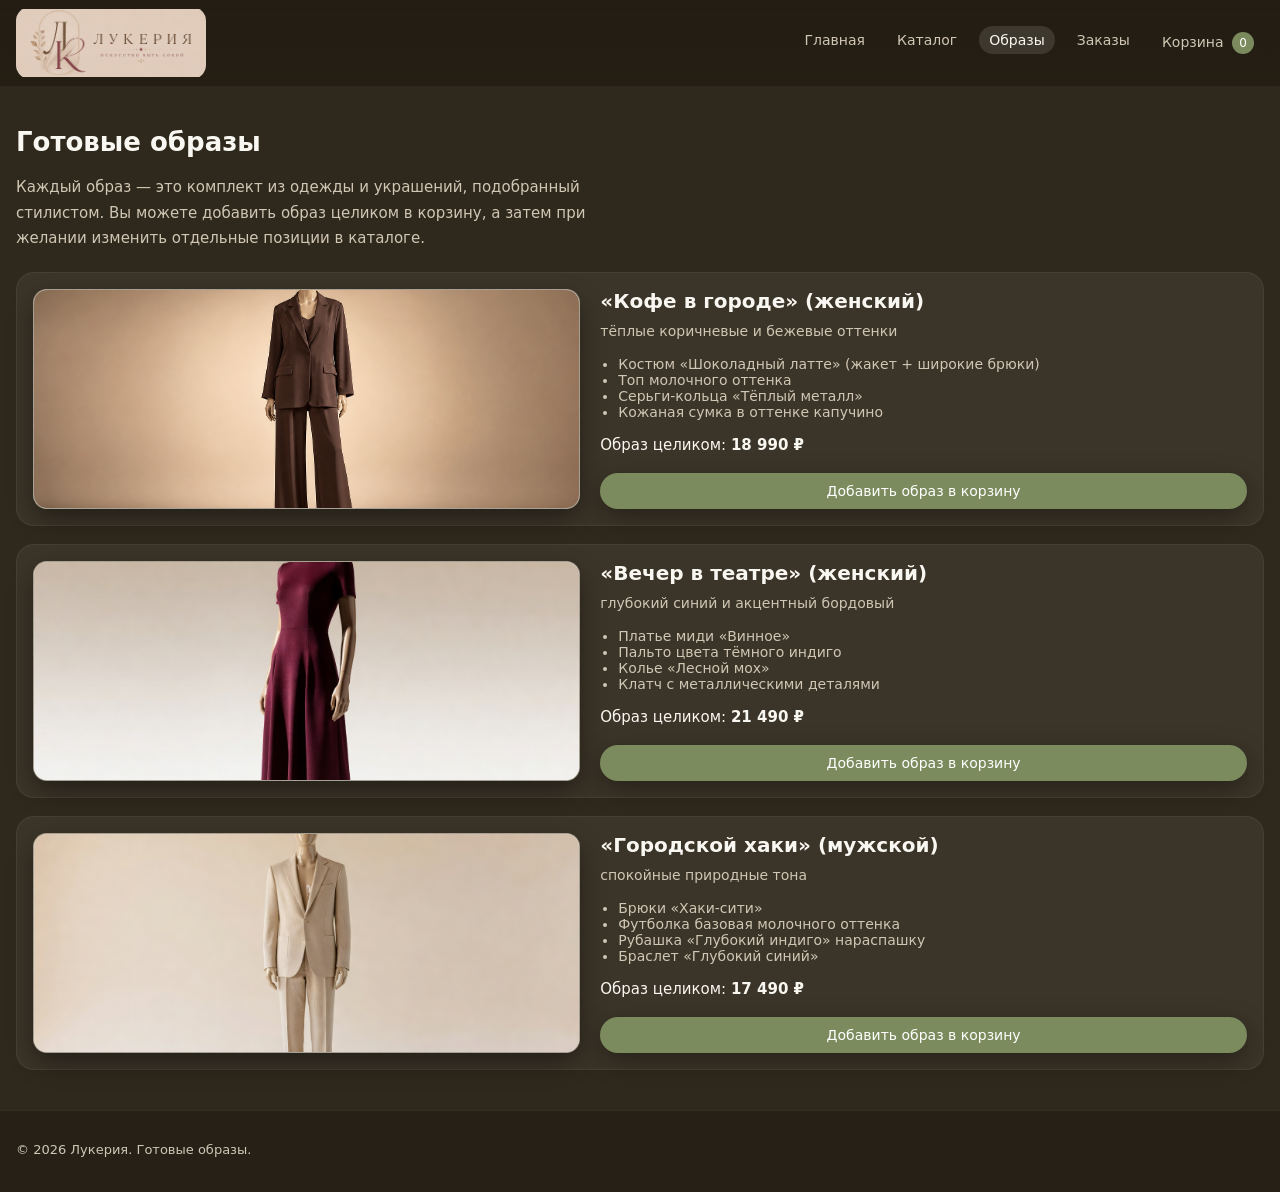
<file: looks.html>
<!DOCTYPE html>
<html lang="ru">

<head>
    <meta charset="UTF-8">
    <title>Готовые образы — Лукерия</title>
    <meta name="viewport" content="width=device-width, initial-scale=1">
    <meta name="description" content="Подобранные образы для мужчин и женщин: одежда и украшения в единой палитре.">
    <link rel="stylesheet" href="css/style.css">
    <script defer src="js/main.js"></script>
</head>

<body>
    <header class="header">
        <div class="container header__inner">
            <a href="index.html" class="logo" aria-label="Лукерия">
                <img src="media/logo.png" alt="Лукерия">
            </a>
            <nav class="nav">
                <a href="index.html" class="nav__link">Главная</a>
                <a href="catalog.html" class="nav__link">Каталог</a>
                <a href="looks.html" class="nav__link nav__link--active">Образы</a>
                <a href="orders.html" class="nav__link">Заказы</a>
                <a href="cart.html" class="nav__link">
                    Корзина
                    <span class="cart-count" id="cart-count">0</span>
                </a>
            </nav>
        </div>
    </header>

    <main class="section">
        <div class="container">
            <h1 class="section__title">Готовые образы</h1>
            <p class="section__lead section__lead--narrow">
                Каждый образ — это комплект из одежды и украшений, подобранный стилистом.
                Вы можете добавить образ целиком в корзину, а затем при желании изменить отдельные позиции в каталоге.
            </p>

            <div class="look-grid">
                <!-- Женский образ -->
                <article class="look-card">
                    <div class="look-card__media">
                        <div class="photo-frame photo-frame--tall">
                            <img src="media/Шоколадный латте.png" alt="Женский образ «Кофе в городе»"
                                class="photo-frame__placeholder">
                        </div>
                    </div>
                    <div class="look-card__content">
                        <h2 class="look-card__title">«Кофе в городе» (женский)</h2>
                        <p class="look-card__tagline">тёплые коричневые и бежевые оттенки</p>
                        <ul class="look-card__list">
                            <li>Костюм «Шоколадный латте» (жакет + широкие брюки)</li>
                            <li>Топ молочного оттенка</li>
                            <li>Серьги‑кольца «Тёплый металл»</li>
                            <li>Кожаная сумка в оттенке капучино</li>
                        </ul>
                        <p class="look-card__price">Образ целиком: <strong>18 990 ₽</strong></p>
                        <button class="btn btn--primary" data-add-to-cart data-id="look1"
                            data-name="Образ «Кофе в городе» (женский)" data-price="18990">
                            Добавить образ в корзину
                        </button>
                    </div>
                </article>

                <!-- Женский вечерний образ -->
                <article class="look-card">
                    <div class="look-card__media">
                        <div class="photo-frame photo-frame--tall">
                            <img src="media/Винное.jpeg" alt="Женский образ «Вечер в театре»"
                                class="photo-frame__placeholder">
                        </div>
                    </div>
                    <div class="look-card__content">
                        <h2 class="look-card__title">«Вечер в театре» (женский)</h2>
                        <p class="look-card__tagline">глубокий синий и акцентный бордовый</p>
                        <ul class="look-card__list">
                            <li>Платье миди «Винное»</li>
                            <li>Пальто цвета тёмного индиго</li>
                            <li>Колье «Лесной мох»</li>
                            <li>Клатч с металлическими деталями</li>
                        </ul>
                        <p class="look-card__price">Образ целиком: <strong>21 490 ₽</strong></p>
                        <button class="btn btn--primary" data-add-to-cart data-id="look2"
                            data-name="Образ «Вечер в театре» (женский)" data-price="21490">
                            Добавить образ в корзину
                        </button>
                    </div>
                </article>

                <!-- Мужской образ -->
                <article class="look-card">
                    <div class="look-card__media">
                        <div class="photo-frame photo-frame--tall">
                            <img src="media/Песочный берег.jpeg" alt="Мужской образ «Городской хаки»"
                                class="photo-frame__placeholder">
                        </div>
                    </div>
                    <div class="look-card__content">
                        <h2 class="look-card__title">«Городской хаки» (мужской)</h2>
                        <p class="look-card__tagline">спокойные природные тона</p>
                        <ul class="look-card__list">
                            <li>Брюки «Хаки‑сити»</li>
                            <li>Футболка базовая молочного оттенка</li>
                            <li>Рубашка «Глубокий индиго» нараспашку</li>
                            <li>Браслет «Глубокий синий»</li>
                        </ul>
                        <p class="look-card__price">Образ целиком: <strong>17 490 ₽</strong></p>
                        <button class="btn btn--primary" data-add-to-cart data-id="look3"
                            data-name="Образ «Городской хаки» (мужской)" data-price="17490">
                            Добавить образ в корзину
                        </button>
                    </div>
                </article>
            </div>
        </div>
    </main>

    <footer class="footer">
        <div class="container footer__inner">
            <p>© 2026 Лукерия. Готовые образы.</p>
        </div>
    </footer>
</body>

</html>
</file>
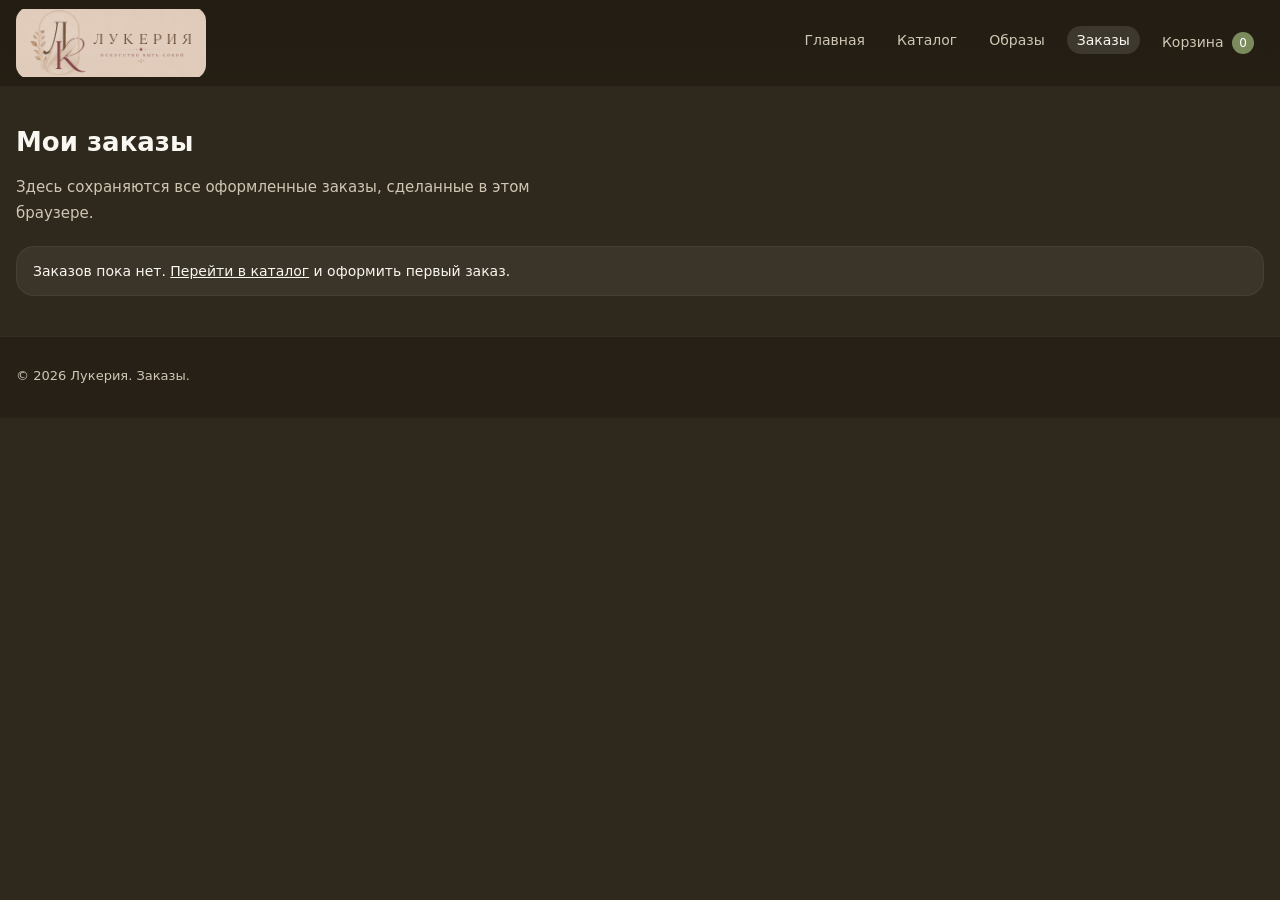
<file: orders.html>
<!DOCTYPE html>
<html lang="ru">

<head>
    <meta charset="UTF-8">
    <title>Мои заказы — Лукерия</title>
    <meta name="viewport" content="width=device-width, initial-scale=1">
    <meta name="description" content="История заказов интернет-магазина Лукерия.">
    <link rel="stylesheet" href="css/style.css">
    <script defer src="js/main.js"></script>
</head>

<body>
    <header class="header">
        <div class="container header__inner">
            <a href="index.html" class="logo" aria-label="Лукерия">
                <img src="media/logo.png" alt="Лукерия">
            </a>
            <nav class="nav">
                <a href="index.html" class="nav__link">Главная</a>
                <a href="catalog.html" class="nav__link">Каталог</a>
                <a href="looks.html" class="nav__link">Образы</a>
                <a href="orders.html" class="nav__link nav__link--active">Заказы</a>
                <a href="cart.html" class="nav__link">
                    Корзина
                    <span class="cart-count" id="cart-count">0</span>
                </a>
            </nav>
        </div>
    </header>

    <main class="section">
        <div class="container">
            <h1 class="section__title">Мои заказы</h1>
            <p class="section__lead">Здесь сохраняются все оформленные заказы, сделанные в этом браузере.</p>

            <div id="orders-empty" class="cart-empty">
                Заказов пока нет. <a href="catalog.html">Перейти в каталог</a> и оформить первый заказ.
            </div>

            <div id="orders-list" class="orders-list" style="display: none;"></div>
        </div>
    </main>

    <footer class="footer">
        <div class="container footer__inner">
            <p>© 2026 Лукерия. Заказы.</p>
        </div>
    </footer>
</body>

</html>
</file>
<file: css/style.css>
:root {
    /* Цветовая тема в стиле слайда */
    --color-page-bg: #2f281c;
    --color-section-bg: #3a311f;
    --color-card-bg: rgba(245, 242, 233, 0.06);
    --color-card-solid: #f5f2e9;

    --color-text-main: #f9f7f1;
    --color-text-muted: #d0c6b4;
    --color-border: rgba(250, 248, 240, 0.1);

    --accent-brown: #6b4632;
    --accent-mauve: #7b465b;
    --accent-beige: #d7c3a8;
    --accent-sand: #efe1c2;
    --accent-olive: #7b8b5d;
    --accent-blue: #25386f;
    --accent-pink: #d6549a;

    --radius-sm: 4px;
    --radius-md: 10px;
    --radius-lg: 18px;

    --shadow-soft: 0 10px 35px rgba(0, 0, 0, 0.35);
}

/* Сброс */

*,
*::before,
*::after {
    box-sizing: border-box;
}

body {
    margin: 0;
    font-family: system-ui, -apple-system, BlinkMacSystemFont, "Segoe UI", sans-serif;
    background-color: var(--color-page-bg);
    color: var(--color-text-main);
}

img {
    max-width: 100%;
    display: block;
}

a {
    color: inherit;
    text-decoration: none;
}

button {
    font: inherit;
    border: none;
    cursor: pointer;
    background: none;
}

/* Базовая сетка */

.container {
    width: 100%;
    max-width: 1360px;
    margin: 0 auto;
    padding: 0 16px;
}

/* Шапка */

.header {
    position: sticky;
    top: 0;
    z-index: 20;
    background: linear-gradient(to bottom, #231d13, rgba(35, 29, 19, 0.85));
    backdrop-filter: blur(10px);
    border-bottom: 1px solid rgba(255, 255, 255, 0.04);
}

.header__inner {
    display: flex;
    justify-content: space-between;
    align-items: center;
    height: 86px;
}

.logo {
    display: inline-flex;
    align-items: center;
    width: 190px;
    height: 72px;
    flex: 0 0 auto;
}

.logo img {
    width: 100%;
    height: 100%;
    object-fit: contain;
    border-radius: 14px;
}

.nav {
    display: flex;
    gap: 12px;
}

.nav__link {
    padding: 6px 10px;
    border-radius: 999px;
    font-size: 14px;
    color: var(--color-text-muted);
    height: fit-content;
    transition: background-color .15s ease, color .15s ease;
}

.nav__link--active,
.nav__link:hover {
    background-color: rgba(245, 242, 233, 0.12);
    color: var(--color-text-main);
}

/* Счётчик корзины */

.cart-count {
    display: inline-flex;
    align-items: center;
    justify-content: center;
    min-width: 22px;
    height: 22px;
    margin-left: 4px;
    border-radius: 999px;
    background: var(--accent-olive);
    color: #fff;
    font-size: 12px;
}

/* Секции */

.section {
    padding: 40px 0;
}

.section--earth {
    background-color: var(--color-section-bg);
}

.section__title {
    margin: 0 0 18px;
    font-size: 26px;
}

.section__title--light {
    color: var(--color-card-solid);
}

.section__lead {
    margin: 0 0 20px;
    max-width: 540px;
    color: var(--color-text-muted);
    font-size: 15px;
    line-height: 1.7;
}

.section__lead--narrow {
    max-width: 620px;
}

/* Кнопки */

.btn {
    display: inline-flex;
    align-items: center;
    justify-content: center;
    padding: 9px 18px;
    border-radius: 999px;
    border: 1px solid transparent;
    font-size: 14px;
    font-weight: 500;
    transition: background-color .15s ease, transform .05s ease, box-shadow .15s ease, border-color .15s ease;
}

.btn--primary {
    background: var(--accent-olive);
    color: #fff;
    box-shadow: 0 8px 24px rgba(0, 0, 0, 0.35);
}

.btn--primary:hover {
    background: #8a9a63;
    transform: translateY(-1px);
    box-shadow: 0 12px 35px rgba(0, 0, 0, 0.45);
}

.btn--secondary {
    background: rgba(245, 242, 233, 0.08);
    color: var(--color-card-solid);
    border-color: rgba(245, 242, 233, 0.18);
}

.btn--secondary:hover {
    background: rgba(245, 242, 233, 0.16);
}

.btn--ghost {
    border-color: rgba(245, 242, 233, 0.35);
    color: var(--color-card-solid);
    background: transparent;
}

.btn--ghost:hover {
    background: rgba(245, 242, 233, 0.08);
}

/* HERO */

.hero {
    padding: 40px 0 32px;
}

.hero--dark {
    background: radial-gradient(circle at top left, #4b3a26, #221b12);
}

.hero__inner {
    display: flex;
    flex-wrap: wrap;
    gap: 48px;
    align-items: center;
    justify-content: space-between;
}

.hero__content {
    flex: 1 1 390px;
}

.hero__badge {
    display: inline-flex;
    align-items: center;
    padding: 4px 10px;
    border-radius: 999px;
    background-color: rgba(245, 242, 233, 0.09);
    color: var(--color-text-muted);
    font-size: 11px;
    text-transform: uppercase;
    letter-spacing: 0.18em;
    margin-bottom: 10px;
}

.hero__title {
    font-size: 28px;
    margin: 0 0 12px;
}

.hero__subtitle {
    margin: 0 0 20px;
    max-width: 580px;
    color: var(--color-text-muted);
    line-height: 1.7;
}

.hero__actions {
    display: flex;
    flex-wrap: wrap;
    gap: 10px;
}

.hero__promo {
    margin-top: 20px;
    padding: 14px 18px;
    border-radius: 16px;
    background: rgba(255, 255, 255, 0.08);
    color: #fff;
    max-width: 600px;
    font-size: 15px;
    line-height: 1.6;
    border: 1px solid rgba(255, 255, 255, 0.12);
}

.hero__promo-code {
    display: inline-flex;
    padding: 4px 10px;
    border-radius: 999px;
    background: rgba(245, 242, 233, 0.16);
    color: #fff;
    font-weight: 700;
    letter-spacing: 0.08em;
}

.hero__image {
    flex: 1.25 1 500px;
    display: flex;
    justify-content: flex-end;
    min-width: 320px;
}

.hero__image--mock {
    width: min(100%, 620px);
    height: 420px;
    border-radius: 26px;
    background: linear-gradient(135deg, #5c4530, #3a2a1c);
    box-shadow: var(--shadow-soft);
    object-fit: cover;
    object-position: center top;
}

.hero__image-label {
    font-size: 13px;
    color: rgba(249, 247, 241, 0.8);
}

/* Ассортимент */

.assortment {
    display: grid;
    grid-template-columns: minmax(0, 1.1fr) minmax(0, 1.1fr);
    gap: 32px;
    align-items: flex-start;
}

.assortment__text {
    max-width: 540px;
}

.assortment__features {
    margin-top: 18px;
    display: grid;
    gap: 12px;
}

.assortment-feature {
    padding: 10px 12px;
    border-radius: var(--radius-md);
    background-color: rgba(0, 0, 0, 0.18);
    border: 1px solid rgba(255, 255, 255, 0.04);
}

.assortment-feature__title {
    margin: 0 0 4px;
    font-size: 15px;
    font-weight: 600;
}

.assortment-feature__text {
    margin: 0;
    font-size: 13px;
    color: var(--color-text-muted);
    line-height: 1.6;
}

/* Палитра */

.color-palette {
    display: flex;
    flex-wrap: wrap;
    gap: 8px;
    margin: 14px 0 6px;
}

.color-swatch {
    width: 42px;
    height: 24px;
    border-radius: 6px;
    border: 1px solid rgba(0, 0, 0, 0.35);
    box-shadow: 0 0 0 1px rgba(255, 255, 255, 0.08) inset;
}

.color-swatch--brown { background: var(--accent-brown); }
.color-swatch--mauve { background: var(--accent-mauve); }
.color-swatch--beige { background: var(--accent-beige); }
.color-swatch--sand { background: var(--accent-sand); }
.color-swatch--olive { background: var(--accent-olive); }
.color-swatch--blue { background: var(--accent-blue); }
.color-swatch--pink { background: var(--accent-pink); }

/* Примеры образов */

.assortment__examples {
    display: flex;
    flex-direction: column;
    gap: 14px;
}

.assortment-block {
    background: rgba(245, 242, 233, 0.08);
    border-radius: var(--radius-lg);
    padding: 12px 14px 14px;
    box-shadow: var(--shadow-soft);
}

.assortment-block__title {
    margin: 0 0 10px;
    font-size: 14px;
    letter-spacing: 0.05em;
    text-transform: uppercase;
    color: var(--color-text-muted);
}

.assortment-block__photos {
    display: grid;
    grid-template-columns: repeat(2, minmax(0, 1fr));
    gap: 8px;
}

.photo-frame {
    background: #f5f2e9;
    border-radius: 18px;
    padding: 0;
    box-shadow: 0 10px 24px rgba(0, 0, 0, 0.4);
}

.photo-frame--tall {
    height: 220px;
    display: flex;
}

.photo-frame__placeholder {
    flex: 1;
    border-radius: 14px;
    border: 1px solid rgba(120, 110, 95, 0.6);
    background: repeating-linear-gradient(-45deg,#f5f2e9,#f5f2e9 4px,#ece6d8 4px,#ece6d8 8px);
    color: #6c5e4a;
    padding: 0;
    overflow: hidden;
}

img.photo-frame__placeholder {
    display: block;
    width: 100%;
    height: 100%;
    object-fit: cover;
    border-radius: 14px;
}    padding: 0;
    font-size: 13px;
    display: flex;
    align-items: center;
    justify-content: center;
    text-align: center;
    padding: 8px;
}

.assortment__note {
    margin: 8px 4px 0;
    font-size: 13px;
    color: var(--color-text-muted);
}

/* Категории */

.category-grid {
    display: grid;
    grid-template-columns: repeat(auto-fit, minmax(230px, 1fr));
    gap: 16px;
}

.category-card {
    background-color: var(--color-card-bg);
    border-radius: var(--radius-lg);
    padding: 16px;
    border: 1px solid rgba(255, 255, 255, 0.06);
}

.category-card__title {
    margin: 0 0 6px;
    font-size: 17px;
}

.category-card__text {
    margin: 0 0 12px;
    font-size: 14px;
    color: var(--color-text-muted);
}

/* Сетка товаров */

.product-grid {
    display: grid;
    grid-template-columns: repeat(auto-fit, minmax(220px, 1fr));
    gap: 16px;
}

.product-card {
    background-color: var(--color-card-bg);
    border-radius: var(--radius-lg);
    padding: 12px;
    border: 1px solid rgba(255, 255, 255, 0.05);
    display: flex;
    flex-direction: column;
}

.product-card__image {
    margin-bottom: 8px;
    padding: 0;
}

.product-card__image img {
    display: block;
    width: 100%;
    height: 100%;
    object-fit: cover;
    object-position: center top;
    border-radius: 14px;
    background-color: rgba(245, 242, 233, 0.08);
}

.product-card__title {
    font-size: 16px;
    margin: 0 0 4px;
}

.product-card__subtitle {
    margin: 0 0 6px;
    font-size: 13px;
    color: var(--color-text-muted);
}

.product-card__price {
    margin: 0 0 10px;
    font-weight: 600;
}

.product-card__price-old {
    margin-right: 6px;
    color: var(--color-text-muted);
    font-weight: 400;
    text-decoration: line-through;
}

.product-card__price-new {
    color: var(--accent-sand);
}

.product-card__btn {
    margin-top: auto;
}

.product-card__link {
    color: inherit;
}

/* Заглушки картинок */

.img-placeholder {
    width: 100%;
    height: 260px;
    border-radius: 14px;
    background: repeating-linear-gradient(-45deg,#4f3a27,#4f3a27 6px,#5b4634 6px,#5b4634 12px);
    color: rgba(249, 247, 241, 0.86);
    font-size: 13px;
    display: flex;
    align-items: center;
    justify-content: center;
    text-align: center;
    padding: 8px;
}

img.img-placeholder {
    padding: 0;
    width: 100%;
    height: 260px;
    object-fit: cover;
    object-position: center top;
}

.img-placeholder--large {
    height: 260px;
}

.img-placeholder--thumb {
    height: 64px;
    font-size: 11px;
}

/* Каталог: фильтры */

.catalog__layout {
    display: grid;
    grid-template-columns: 220px minmax(0, 1fr);
    gap: 24px;
}

.sidebar {
    background-color: var(--color-card-bg);
    border-radius: var(--radius-lg);
    padding: 14px 14px 16px;
    border: 1px solid rgba(255, 255, 255, 0.06);
}

.sidebar__title {
    margin: 0 0 8px;
    font-size: 16px;
}

.sidebar__label {
    margin: 4px 0 6px;
    font-size: 13px;
    color: var(--color-text-muted);
}

.sidebar__list {
    list-style: none;
    margin: 0;
    padding: 0;
}

.sidebar__list li {
    margin-bottom: 6px;
}

.filter-btn {
    width: 100%;
    text-align: left;
    padding: 6px 10px;
    border-radius: 999px;
    border: 1px solid rgba(245, 242, 233, 0.18);
    background: rgba(245, 242, 233, 0.04);
    color: var(--color-card-solid);
    font-size: 13px;
}

.filter-btn:hover {
    background: rgba(245, 242, 233, 0.16);
}

/* Страница товара */

.product-page {
    margin-top: 16px;
    display: grid;
    grid-template-columns: minmax(0, 1.2fr) minmax(0, 1fr);
    gap: 24px;
}

.product-page__gallery,
.product-page__info {
    background-color: var(--color-card-bg);
    border-radius: var(--radius-lg);
    padding: 16px;
    border: 1px solid rgba(255, 255, 255, 0.06);
}

.product-page__gallery {
    padding: 0;
}

.product-page__image-main,
.product-page__thumbs,
.photo-frame {
    padding: 0;
}

.product-page__image-main img,
.product-page__thumbs img,
.photo-frame img {
    display: block;
    width: 100%;
    height: 100%;
    object-fit: cover;
}

.product-page__thumbs {
    display: flex;
    gap: 8px;
    margin-top: 10px;
}

.product-page__title {
    margin: 0 0 6px;
    font-size: 22px;
}

.product-page__sku {
    margin: 0 0 8px;
    font-size: 13px;
    color: var(--color-text-muted);
}

.product-page__price {
    margin: 0 0 14px;
    font-size: 20px;
    font-weight: 600;
}

.product-page__actions {
    display: flex;
    flex-wrap: wrap;
    gap: 12px;
    align-items: center;
    margin-bottom: 16px;
}

.qty input[type="number"],
.select {
    padding: 6px 10px;
    border-radius: 999px;
    border: 1px solid rgba(245, 242, 233, 0.24);
    background: transparent;
    color: var(--color-text-main);
    font-size: 13px;
    min-width: 70px;
}

.product-page__description h2,
.product-page__description h3 {
    margin: 12px 0 6px;
    font-size: 16px;
}

.product-page__description p,
.product-page__description ul {
    font-size: 14px;
    color: var(--color-text-muted);
}

.product-page__description ul {
    padding-left: 18px;
}

/* Хлебные крошки */

.breadcrumbs {
    font-size: 13px;
    color: var(--color-text-muted);
}

/* Корзина */

.cart-empty,
.cart {
    background-color: var(--color-card-bg);
    border-radius: var(--radius-lg);
    padding: 16px;
    border: 1px solid rgba(255, 255, 255, 0.06);
    font-size: 14px;
}

.cart-empty a {
    text-decoration: underline;
}

.cart-table {
    width: 100%;
    border-collapse: collapse;
    margin-bottom: 14px;
}

.cart-table th,
.cart-table td {
    padding: 8px 6px;
    border-bottom: 1px solid rgba(255, 255, 255, 0.06);
    text-align: left;
    font-size: 14px;
}

.cart-table th {
    color: var(--color-text-muted);
    font-weight: 500;
}

.cart-summary {
    display: flex;
    justify-content: space-between;
    align-items: center;
}

.cart-summary__total {
    font-size: 18px;
    font-weight: 600;
}

.cart-qty-controls {
    display: inline-flex;
    align-items: center;
    gap: 4px;
}

.cart-qty-controls button {
    width: 22px;
    height: 22px;
    border-radius: 999px;
    background: rgba(245, 242, 233, 0.1);
    color: var(--color-card-solid);
}

/* Удаление из корзины */

.cart-remove-btn {
    color: #f97373;
    font-size: 13px;
    background: none;
}

.cart-promo {
    margin-bottom: 18px;
}

.cart-promo__row {
    display: flex;
    flex-wrap: wrap;
    gap: 10px;
    align-items: center;
    margin-top: 8px;
}

.cart-promo input {
    flex: 1;
    min-width: 180px;
    padding: 12px 14px;
    border-radius: 999px;
    border: 1px solid rgba(245, 242, 233, 0.16);
    background: rgba(255, 255, 255, 0.05);
    color: var(--color-text-main);
}

.cart-promo__message {
    margin: 0;
    font-size: 13px;
    color: var(--color-text-muted);
}

.cart-promo__message--success {
    color: #86efac;
}

.cart-promo__message--error {
    color: #f97373;
}

.cart-details {
    display: grid;
    gap: 10px;
    padding: 18px;
    border-radius: var(--radius-lg);
    background: rgba(255, 255, 255, 0.05);
    border: 1px solid rgba(255, 255, 255, 0.08);
    margin-bottom: 18px;
}

.cart-detail-row {
    display: flex;
    justify-content: space-between;
    gap: 12px;
    color: var(--color-text-muted);
}

.cart-detail-row--total {
    color: var(--color-text-main);
    font-weight: 700;
}

.cart-actions {
    display: flex;
    flex-wrap: wrap;
    gap: 12px;
    align-items: center;
}

.order-confirmation {
    margin-top: 16px;
    padding: 16px;
    border-radius: var(--radius-lg);
    background: rgba(115, 86, 60, 0.12);
    border: 1px solid rgba(245, 242, 233, 0.12);
    color: var(--color-card-solid);
}

.orders-list {
    display: grid;
    gap: 18px;
    animation: ordersFadeIn 0.5s ease;
}

@keyframes ordersFadeIn {
    from { opacity: 0; transform: translateY(20px); }
    to { opacity: 1; transform: translateY(0); }
}

.order-card {
    background-color: var(--color-card-bg);
    border-radius: var(--radius-lg);
    padding: 18px;
    border: 1px solid rgba(255, 255, 255, 0.08);
}

.order-card__header {
    display: flex;
    justify-content: space-between;
    align-items: center;
}

.order-card__title {
    margin: 0;
    font-size: 18px;
}

.order-card__toggle {
    font-size: 13px;
    padding: 6px 12px;
}

.order-card__details {
    /* По умолчанию видим */
}

.order-card__meta {
    margin: 0 0 10px;
    font-size: 14px;
    color: var(--color-text-muted);
}

.order-card__items {
    display: grid;
    gap: 10px;
    margin-bottom: 14px;
}

.order-card__item {
    display: grid;
    grid-template-columns: 2fr 0.7fr 1fr;
    gap: 12px;
    align-items: center;
    font-size: 13px;
}

.order-card__item span {
    display: block;
    overflow-wrap: anywhere;
}

@media (max-width: 720px) {
    .cart-table th,
    .cart-table td,
    .order-card__item {
        font-size: 12px;
    }

    .order-card__item {
        grid-template-columns: 1.6fr 0.6fr 1fr;
    }
}

/* Лукбук */

.look-grid {
    display: grid;
    grid-template-columns: minmax(0, 1fr);
    gap: 18px;
}

.look-card {
    display: grid;
    grid-template-columns: minmax(0, 1.1fr) minmax(0, 1.3fr);
    gap: 20px;
    background-color: var(--color-card-bg);
    border-radius: var(--radius-lg);
    padding: 16px;
    border: 1px solid rgba(255, 255, 255, 0.06);
}

.look-card__content {
    display: flex;
    flex-direction: column;
    justify-content: space-between;
}

.look-card__title {
    margin: 0 0 4px;
    font-size: 20px;
}

.look-card__tagline {
    margin: 0 0 10px;
    font-size: 14px;
    color: var(--color-text-muted);
}

.look-card__list {
    margin: 0 0 10px;
    padding-left: 18px;
    font-size: 14px;
    color: var(--color-text-muted);
}

.look-card__price {
    margin: 0 0 12px;
    font-size: 15px;
}

/* Подвал */

.footer {
    border-top: 1px solid rgba(255, 255, 255, 0.06);
    padding: 18px 0 22px;
    background: #262017;
}

.footer__inner {
    display: flex;
    justify-content: space-between;
    gap: 16px;
    font-size: 13px;
    color: var(--color-text-muted);
}

.footer__link {
    color: var(--color-text-muted);
}

/* Адаптив */

@media (max-width: 1000px) {
    .hero__inner {
        flex-direction: column;
        align-items: center;
        text-align: center;
    }

    .hero__content {
        width: 100%;
    }

    .hero__subtitle,
    .hero__promo {
        margin-left: auto;
        margin-right: auto;
    }

    .hero__actions {
        justify-content: center;
    }

    .hero__image {
        width: 100%;
        min-width: 0;
        justify-content: center;
    }

    .hero__image--mock {
        width: min(100%, 620px);
        height: 360px;
    }
}

@media (max-width: 900px) {
    .assortment {
        grid-template-columns: 1fr;
    }

    .look-card {
        grid-template-columns: 1fr;
    }

    .product-page {
        grid-template-columns: 1fr;
    }

    .catalog__layout {
        grid-template-columns: 1fr;
    }

}

@media (max-width: 720px) {
    .header__inner {
        flex-wrap: wrap;
        height: auto;
        gap: 8px;
        justify-content: center;
        padding-top: 8px;
        padding-bottom: 8px;
    }

    .nav {
        max-width: 100%;
        flex-wrap: wrap;
        justify-content: center;
        row-gap: 6px;
    }

    .hero__image--mock {
        height: 280px;
    }

    .footer__inner {
        flex-direction: column;
    }
}

/* Модальное окно */

.modal {
    position: fixed;
    top: 0;
    left: 0;
    width: 100%;
    height: 100%;
    z-index: 1000;
    display: flex;
    align-items: center;
    justify-content: center;
    opacity: 0;
    animation: modalFadeIn 0.3s ease forwards;
}

@keyframes modalFadeIn {
    to { opacity: 1; }
}

.modal__overlay {
    position: absolute;
    top: 0;
    left: 0;
    width: 100%;
    height: 100%;
    background: rgba(0, 0, 0, 0.7);
    backdrop-filter: blur(4px);
}

.modal__content {
    position: relative;
    background: var(--color-card-bg);
    border-radius: var(--radius-lg);
    padding: 32px;
    border: 1px solid rgba(255, 255, 255, 0.08);
    box-shadow: var(--shadow-soft);
    max-width: 400px;
    width: 90%;
    text-align: center;
}

.modal__body {
    display: flex;
    flex-direction: column;
    align-items: center;
    gap: 16px;
}

.modal__title {
    margin: 0;
    font-size: 20px;
    color: var(--color-text-main);
}

.modal__text {
    margin: 0;
    font-size: 14px;
    color: var(--color-text-muted);
}

/* Анимация спиннера */

.payment-spinner {
    width: 48px;
    height: 48px;
    border: 3px solid rgba(245, 242, 233, 0.1);
    border-top: 3px solid var(--accent-olive);
    border-radius: 50%;
    animation: spin 1s linear infinite;
}

@keyframes spin {
    0% { transform: rotate(0deg); }
    100% { transform: rotate(360deg); }
}
</file>
